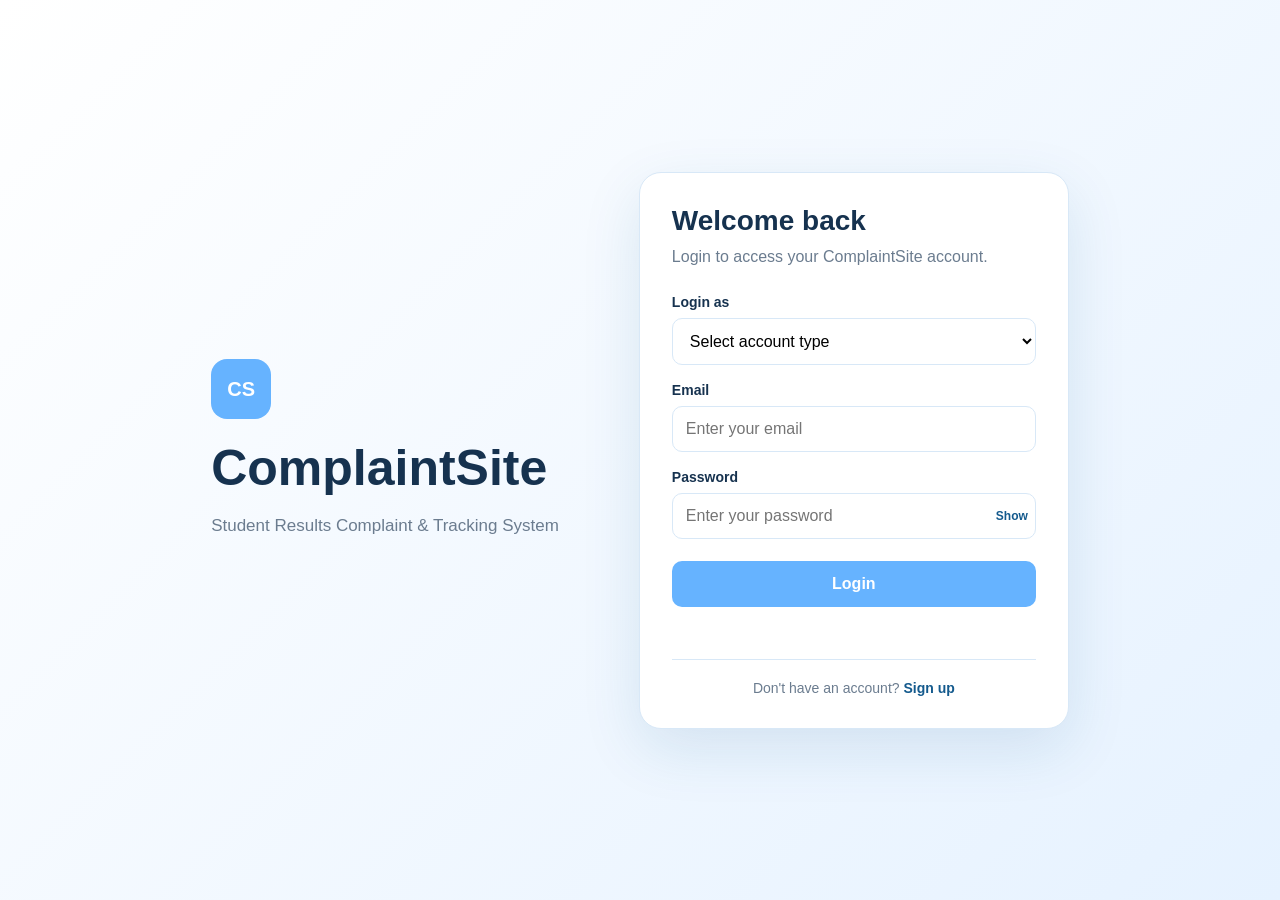
<file: index.html>
<!doctype html>
<html lang="en">
  <head>
    <meta charset="UTF-8" />
    <meta name="viewport" content="width=device-width, initial-scale=1.0" />

    <title>Login | ComplaintSite</title>

    <link rel="stylesheet" href="style.css" />
  </head>

  <body>
    <main class="auth-page">
      <!-- LEFT SIDE -->
      <section class="auth-intro">
        <div class="logo">CS</div>

        <h1>ComplaintSite</h1>

        <p>Student Results Complaint & Tracking System</p>
      </section>

      <!-- LOGIN CARD -->
      <section class="auth-card">
        <div class="form-heading">
          <h2>Welcome back</h2>

          <p>Login to access your ComplaintSite account.</p>
        </div>

        <form id="loginForm">
          <!-- ROLE -->
          <label for="loginRole"> Login as </label>

          <select id="loginRole" required>
            <option value="">Select account type</option>

            <option value="student">Student</option>

            <option value="administrator">Administrator</option>
          </select>

          <!-- EMAIL -->
          <label for="loginEmail"> Email </label>

          <input
            type="email"
            id="loginEmail"
            placeholder="Enter your email"
            required
          />

          <!-- PASSWORD -->
          <label for="loginPassword"> Password </label>

          <div class="password-container">
            <input
              type="password"
              id="loginPassword"
              placeholder="Enter your password"
              required
            />

            <button
              type="button"
              class="show-password"
              data-target="loginPassword"
            >
              Show
            </button>
          </div>

          <button type="submit" class="primary-btn">Login</button>

          <p id="loginMessage" class="message"></p>
        </form>

        <!-- SIGN UP LINK -->
        <div class="signup-link">
          <p>
            Don't have an account?
            <a href="signup.html"> Sign up </a>
          </p>
        </div>
      </section>
    </main>

    <script src="script.js"></script>
  </body>
</html>
</file>
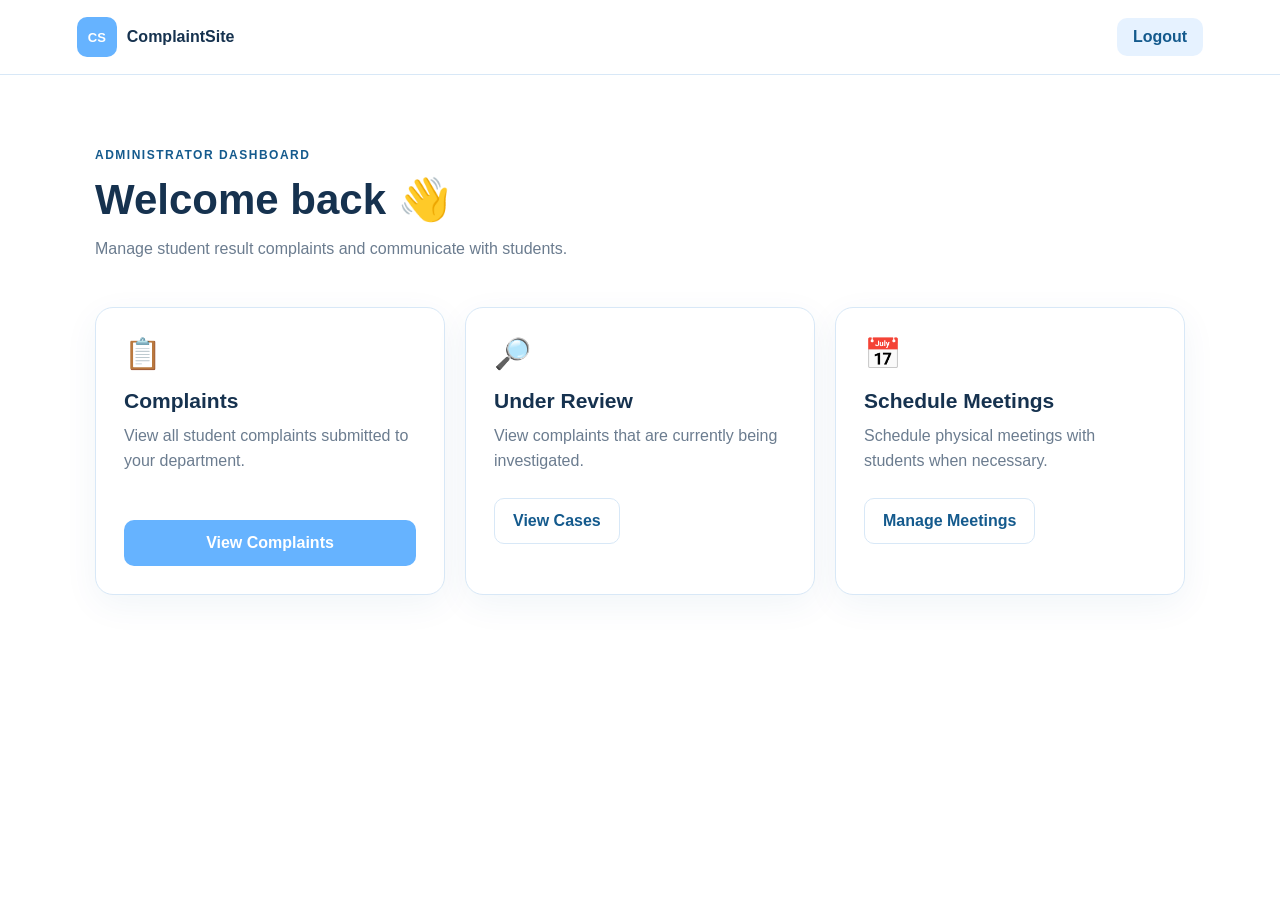
<file: admin.html>
<!doctype html>
<html lang="en">
  <head>
    <meta charset="UTF-8" />

    <meta name="viewport" content="width=device-width, initial-scale=1.0" />

    <title>Administrator Dashboard | ComplaintSite</title>

    <link rel="stylesheet" href="style.css" />
  </head>

  <body>
    <nav class="navbar">
      <div class="nav-brand">
        <div class="logo small">CS</div>

        <span> ComplaintSite </span>
      </div>

      <button id="logoutBtn" class="logout-btn">Logout</button>
    </nav>

    <main class="dashboard">
      <section class="dashboard-welcome">
        <span class="eyebrow"> ADMINISTRATOR DASHBOARD </span>

        <h1>Welcome back 👋</h1>

        <p>Manage student result complaints and communicate with students.</p>
      </section>

      <section class="dashboard-grid">
        <!-- COMPLAINTS -->

        <div class="dashboard-card">
          <div class="dashboard-icon">📋</div>

          <h2>Complaints</h2>

          <p>View all student complaints submitted to your department.</p>

          <button class="primary-btn"  onclick="window.location.href='hod-dashboard.html'">View Complaints</button>
        </div>

        <!-- UNDER REVIEW -->

        <div class="dashboard-card">
          <div class="dashboard-icon">🔎</div>

          <h2>Under Review</h2>

          <p>View complaints that are currently being investigated.</p>

          <button class="secondary-btn" onclick="window.location.href='forms(moise).html#track'">View Cases</button>
        </div>

        <!-- MEETINGS -->

        <div class="dashboard-card">
          <div class="dashboard-icon">📅</div>

          <h2>Schedule Meetings</h2>

          <p>Schedule physical meetings with students when necessary.</p>

          <button class="secondary-btn">Manage Meetings</button>
        </div>
      </section>
    </main>

    <script src="script.js"></script>
  </body>
</html>
</file>
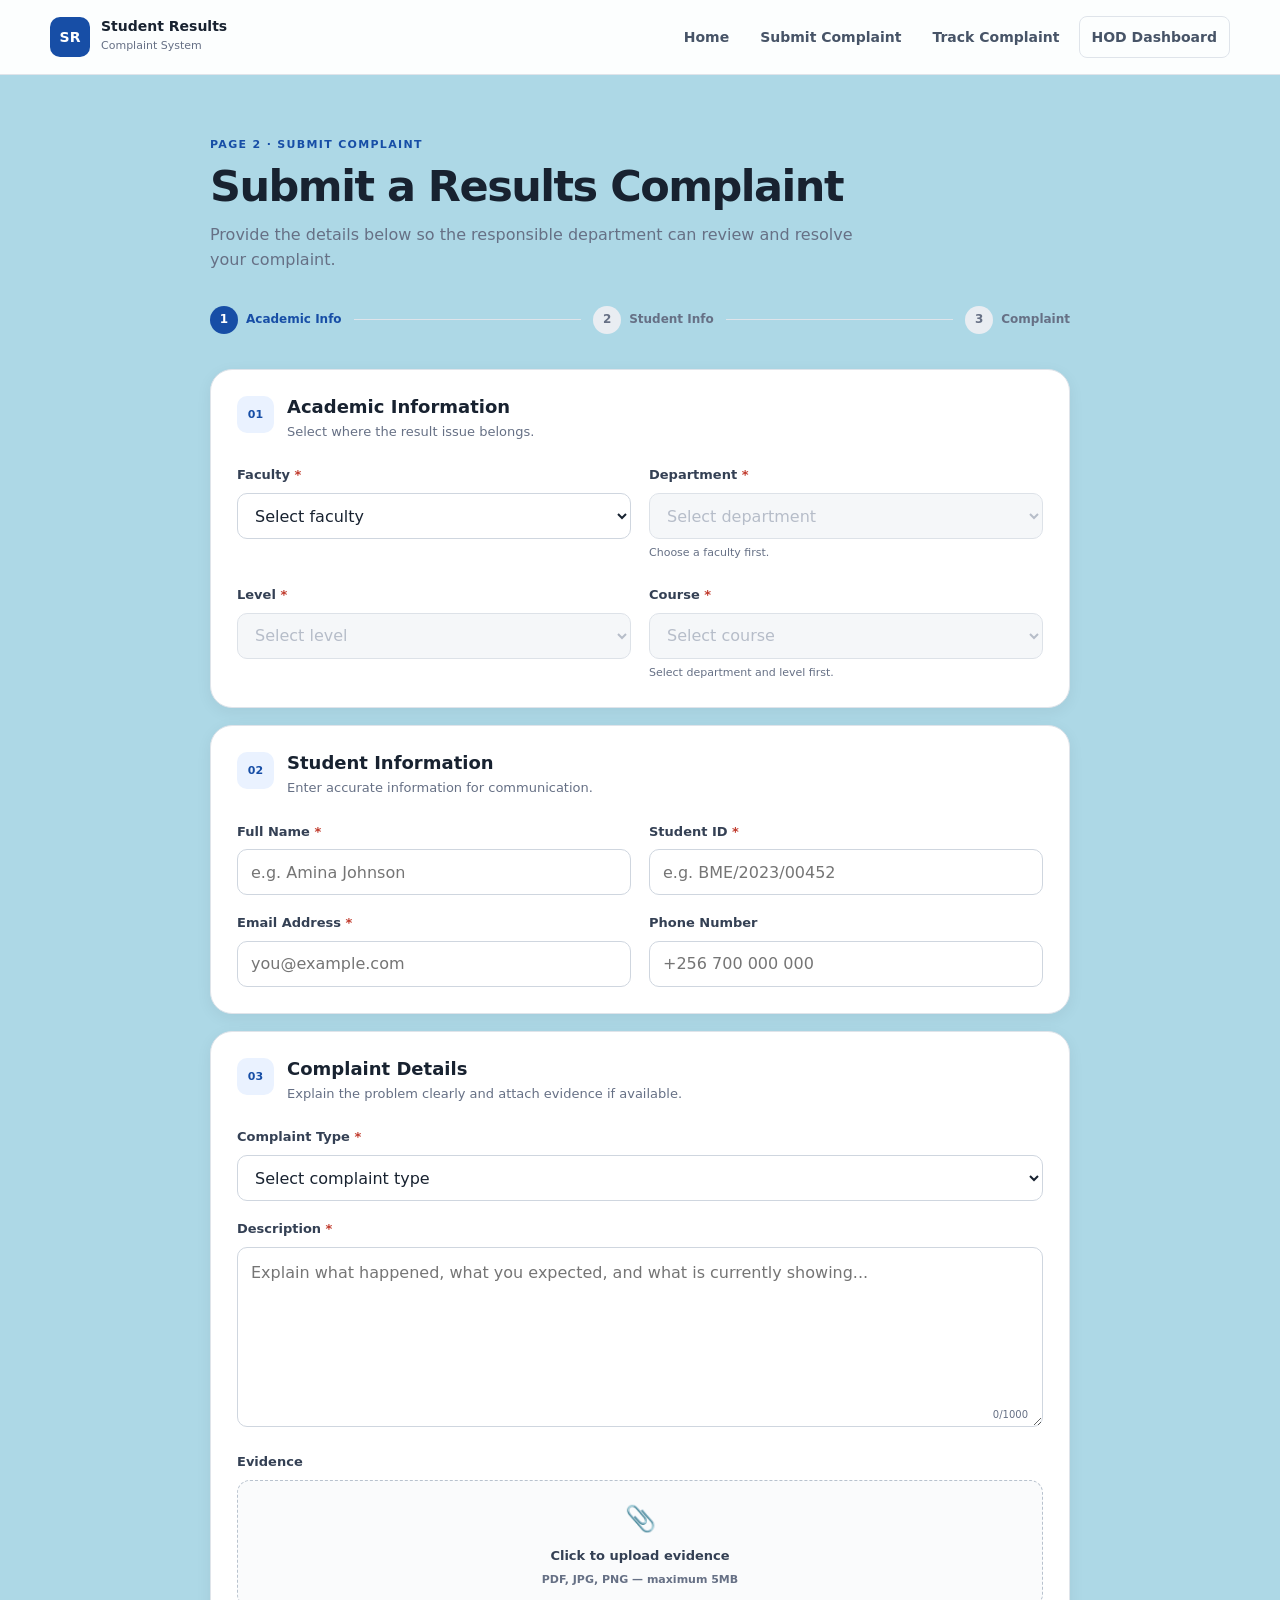
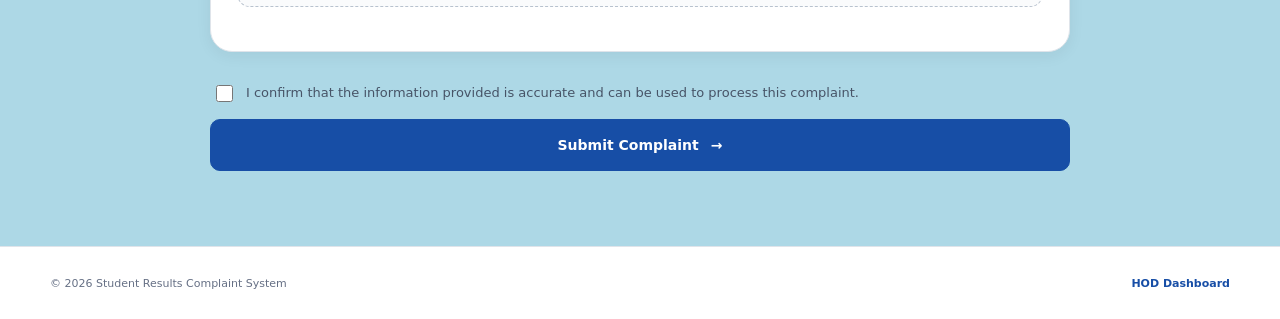
<file: forms(moise).html>
<!DOCTYPE html>
<html lang="en">
<head>
    <meta charset="UTF-8">
    <meta name="viewport" content="width=device-width, initial-scale=1.0">

   
    <title>Student Results Complaint System</title>
    <link rel="stylesheet" href="complaints.css">
</head>

<body>

   
    <header class="site-header">
        <div class="container header-inner">

            <a href="index.html" class="brand" aria-label="Go to landing page">
                <span class="brand-mark">SR</span>
                <span>
                    <strong>Student Results</strong>
                    <small>Complaint System</small>
                </span>
            </a>

            <nav class="main-nav" aria-label="Main navigation">
                <a href="index.html">Home</a>
                <a href="#submit" data-view-link="submit">Submit Complaint</a>
                <a href="#track" data-view-link="track">Track Complaint</a>

                <!-- Page 5 connection -->
                <a href="hod-dashboard.html" class="hod-link">HOD Dashboard</a>
            </nav>

            <button class="mobile-menu-btn" id="mobileMenuBtn" type="button"
                    aria-label="Open navigation" aria-expanded="false">
                ☰
            </button>
        </div>

        <div class="mobile-nav" id="mobileNav">
            <a href="index.html">Home</a>
            <a href="#submit" data-view-link="submit">Submit Complaint</a>
            <a href="#track" data-view-link="track">Track Complaint</a>
            <a href="hod-dashboard.html">HOD Dashboard</a>
        </div>
    </header>


    <main>

       <!-- form -->
        <section id="submitView" class="view active-view" aria-labelledby="submitTitle">
            <div class="container narrow-container">

                <div class="page-heading">
                    <span class="step-label">PAGE 2 · SUBMIT COMPLAINT</span>
                    <h1 id="submitTitle">Submit a Results Complaint</h1>
                    <p>
                        Provide the details below so the responsible department
                        can review and resolve your complaint.
                    </p>
                </div>

                <form id="complaintForm" class="complaint-form">

                    <!-- Progress indicator -->
                    <div class="form-progress">
                        <div class="progress-step active">
                            <span>1</span>
                            <small>Academic Info</small>
                        </div>
                        <div class="progress-line"></div>
                        <div class="progress-step">
                            <span>2</span>
                            <small>Student Info</small>
                        </div>
                        <div class="progress-line"></div>
                        <div class="progress-step">
                            <span>3</span>
                            <small>Complaint</small>
                        </div>
                    </div>

                    
                    <div class="form-card">
                        <div class="section-title">
                            <span class="section-icon">01</span>
                            <div>
                                <h2>Academic Information</h2>
                                <p>Select where the result issue belongs.</p>
                            </div>
                        </div>

                        <div class="form-grid">

                            <div class="form-group">
                                <label for="faculty">Faculty <span>*</span></label>
                                <select id="faculty" name="faculty" required>
                                    <option value="">Select faculty</option>
                                    <option value="Faculty of Engineering">Faculty of Engineering</option>
                                    <option value="Faculty of Science">Faculty of Science</option>
                                    <option value="Faculty of Medicine">Faculty of Medicine</option>
                                    <option value="Faculty of Business">Faculty of Business</option>
                                </select>
                                <small class="field-error" id="facultyError"></small>
                            </div>

                            <div class="form-group">
                                <label for="department">Department <span>*</span></label>
                                <select id="department" name="department" required disabled>
                                    <option value="">Select department</option>
                                </select>
                                <small class="field-hint">Choose a faculty first.</small>
                                <small class="field-error" id="departmentError"></small>
                            </div>

                            <div class="form-group">
                                <label for="level">Level <span>*</span></label>
                                <select id="level" name="level" required disabled>
                                    <option value="">Select level</option>
                                    <option value="100">100 Level</option>
                                    <option value="200">200 Level</option>
                                    <option value="300">300 Level</option>
                                    <option value="400">400 Level</option>
                                    <option value="500">500 Level</option>
                                </select>
                            </div>

                            <div class="form-group">
                                <label for="course">Course <span>*</span></label>
                                <select id="course" name="course" required disabled>
                                    <option value="">Select course</option>
                                </select>
                                <small class="field-hint">Select department and level first.</small>
                            </div>

                        </div>
                    </div>


                   <!-- this is students informations -->
                    <div class="form-card">
                        <div class="section-title">
                            <span class="section-icon">02</span>
                            <div>
                                <h2>Student Information</h2>
                                <p>Enter accurate information for communication.</p>
                            </div>
                        </div>

                        <div class="form-grid">

                            <div class="form-group">
                                <label for="studentName">Full Name <span>*</span></label>
                                <input type="text" id="studentName" name="studentName"
                                       placeholder="e.g. Amina Johnson" required>
                            </div>

                            <div class="form-group">
                                <label for="studentId">Student ID <span>*</span></label>
                                <input type="text" id="studentId" name="studentId"
                                       placeholder="e.g. BME/2023/00452" required>
                            </div>

                            <div class="form-group">
                                <label for="email">Email Address <span>*</span></label>
                                <input type="email" id="email" name="email"
                                       placeholder="you@example.com" required>
                            </div>

                            <div class="form-group">
                                <label for="phone">Phone Number</label>
                                <input type="tel" id="phone" name="phone"
                                       placeholder="+256 700 000 000">
                            </div>

                        </div>
                    </div>


                    <!-- this is Details for complaints -->
                    <div class="form-card">
                        <div class="section-title">
                            <span class="section-icon">03</span>
                            <div>
                                <h2>Complaint Details</h2>
                                <p>Explain the problem clearly and attach evidence if available.</p>
                            </div>
                        </div>

                        <div class="form-group">
                            <label for="complaintType">Complaint Type <span>*</span></label>
                            <select id="complaintType" name="complaintType" required>
                                <option value="">Select complaint type</option>
                                <option value="Missing Result">Missing Result</option>
                                <option value="Wrong Mark">Wrong Mark</option>
                                <option value="Wrong Grade">Wrong Grade</option>
                                <option value="Missing Course">Missing Course</option>
                                <option value="Result Not Updated">Result Not Updated</option>
                                <option value="Exam / Assessment Issue">Exam / Assessment Issue</option>
                                <option value="Other">Other</option>
                            </select>
                        </div>

                        <div class="form-group">
                            <label for="description">Description <span>*</span></label>
                            <textarea id="description" name="description" rows="6"
                                      maxlength="1000"
                                      placeholder="Explain what happened, what you expected, and what is currently showing..."
                                      required></textarea>

                            <div class="character-count">
                                <span id="descriptionCount">0</span>/1000
                            </div>
                        </div>

                        <div class="form-group">
                            <label for="evidence">Evidence</label>

                            <label class="upload-box" for="evidence">
                                <span class="upload-icon">📎</span>
                                <strong>Click to upload evidence</strong>
                                <small>PDF, JPG, PNG — maximum 5MB</small>
                                <input type="file" id="evidence" name="evidence"
                                       accept=".pdf,.jpg,.jpeg,.png">
                            </label>

                            <div id="filePreview" class="file-preview hidden"></div>
                        </div>
                    </div>


                   <!-- This is CheckBox for information -->
                    <div class="confirmation-check">
                        <label>
                            <input type="checkbox" id="confirmInfo" required>
                            <span>
                                I confirm that the information provided is accurate
                                and can be used to process this complaint.
                            </span>
                        </label>
                    </div>


                    <!-- Form error message -->
                    <div id="formMessage" class="form-message hidden" role="alert"></div>


                    <!-- Submit -->
                    <button type="submit" class="primary-btn submit-btn" id="submitBtn">
                        <span>Submit Complaint</span>
                        <span>→</span>
                    </button>

                </form>
            </div>
        </section>


        <!-- this is page 2, confirmations -->
        <section id="confirmationView" class="view" aria-labelledby="confirmationTitle">
            <div class="container narrow-container">

                <div class="confirmation-card">

                    <div class="success-icon">✓</div>

                    <span class="step-label">PAGE 3 · CONFIRMATION</span>

                    <h1 id="confirmationTitle">Complaint Successfully Submitted!</h1>

                    <p class="confirmation-text">
                        Your complaint has been received and sent to the
                        responsible department for review.
                    </p>

                    <div class="complaint-id-box">
                        <span>Your Complaint ID</span>
                        <strong id="generatedComplaintId">BME-2026-00452</strong>
                        <button type="button" id="copyComplaintId" class="copy-btn">
                            Copy ID
                        </button>
                    </div>

                    <div class="keep-id-notice">
                        <span>🔐</span>
                        <p>
                            <strong>Keep this ID safe.</strong><br>
                            You will need it to track your complaint.
                        </p>
                    </div>

                    <div class="confirmation-status">
                        <span class="status-dot status-submitted"></span>
                        <div>
                            <strong>Submitted</strong>
                            <small>Waiting for department review</small>
                        </div>
                    </div>

                    <div class="confirmation-actions">
                        <button type="button" class="primary-btn"
                                data-view-link="track"
                                id="trackFromConfirmation">
                            Track Complaint →
                        </button>

                        <a href="index.html" class="secondary-btn">
                            Back to Home
                        </a>
                    </div>

                    <p class="notification-note">
                        A notification can be sent to your email when the complaint
                        status changes.
                    </p>

                </div>
            </div>
        </section>


        <!-- Tracking Page 4 -->
        <section id="trackView" class="view" aria-labelledby="trackTitle">
            <div class="container narrow-container">

                <div class="page-heading">
                    <span class="step-label">PAGE 4 · TRACK COMPLAINT</span>
                    <h1 id="trackTitle">Track Your Complaint</h1>
                    <p>
                        Enter your Complaint ID to see the latest progress.
                    </p>
                </div>

                <!-- Search form -->
                <form id="trackingForm" class="tracking-search">
                    <label for="trackingId">Complaint ID</label>

                    <div class="tracking-input-row">
                        <input type="text" id="trackingId" name="trackingId"
                               placeholder="e.g. BME-2026-00452"
                               autocomplete="off" required>

                        <button type="submit" class="primary-btn">
                            <span>Track</span>
                            <span>→</span>
                        </button>
                    </div>

                    <small>
                        Your Complaint ID was provided after you submitted the complaint.
                    </small>
                </form>

                <div id="trackingMessage" class="form-message hidden" role="alert"></div>


                <!-- Tracking result -->
                <div id="trackingResult" class="tracking-result hidden">

                    <div class="tracking-header">
                        <div>
                            <span>Complaint</span>
                            <h2>#<span id="resultComplaintId">BME-2026-00452</span></h2>
                        </div>

                        <span id="resultStatusBadge" class="status-badge under-review">
                            Under Review
                        </span>
                    </div>

                    <div class="details-grid">

                        <div class="detail-item">
                            <span>Course</span>
                            <strong id="resultCourse">Biomedical Instrumentation</strong>
                        </div>

                        <div class="detail-item">
                            <span>Department</span>
                            <strong id="resultDepartment">Biomedical Engineering</strong>
                        </div>

                        <div class="detail-item">
                            <span>Faculty</span>
                            <strong id="resultFaculty">Faculty of Engineering</strong>
                        </div>

                        <div class="detail-item">
                            <span>Complaint Type</span>
                            <strong id="resultComplaintType">Wrong Mark</strong>
                        </div>

                    </div>


                    <!-- Estados -->
                    <div class="current-status">
                        <div>
                            <span class="status-label">Current Status</span>
                            <h3 id="resultStatus">Under Review 🟠</h3>
                        </div>

                        <p id="resultUpdatedAt">
                            Last updated: Today
                        </p>
                    </div>


                    <!-- Timeline -->
                    <div class="timeline-section">
                        <h3>Complaint Timeline</h3>

                        <div class="timeline" id="complaintTimeline">

                            <div class="timeline-item completed">
                                <div class="timeline-marker">✓</div>
                                <div>
                                    <strong>Complaint Submitted</strong>
                                    <span id="timelineSubmitted">
                                        Your complaint was successfully received.
                                    </span>
                                </div>
                            </div>

                            <div class="timeline-item active">
                                <div class="timeline-marker">•</div>
                                <div>
                                    <strong>Under Review</strong>
                                    <span>
                                        The responsible department is reviewing your complaint.
                                    </span>
                                </div>
                            </div>

                            <div class="timeline-item">
                                <div class="timeline-marker">3</div>
                                <div>
                                    <strong>Resolution</strong>
                                    <span>Waiting for the complaint to be resolved.</span>
                                </div>
                            </div>

                        </div>
                    </div>


                    <!-- Privacy note -->
                    <div class="privacy-note">
                        <span>🔒</span>
                        <p>
                            For privacy, personal information and uploaded evidence
                            are not displayed on the public tracking page.
                        </p>
                    </div>

                </div>

                <div class="back-home">
                    <a href="index.html">← Back to Home</a>
                </div>

            </div>
        </section>

    </main>


   <!-- Footers -->
    <footer class="site-footer">
        <div class="container footer-inner">
            <p>© 2026 Student Results Complaint System</p>

            <!-- Page 5 connection -->
            <a href="hod-dashboard.html">HOD Dashboard</a>
        </div>
    </footer>


    <!-- all JS for Pages 2–4 -->
    <script src="complaints.js"></script>
</body>
</html>
</file>
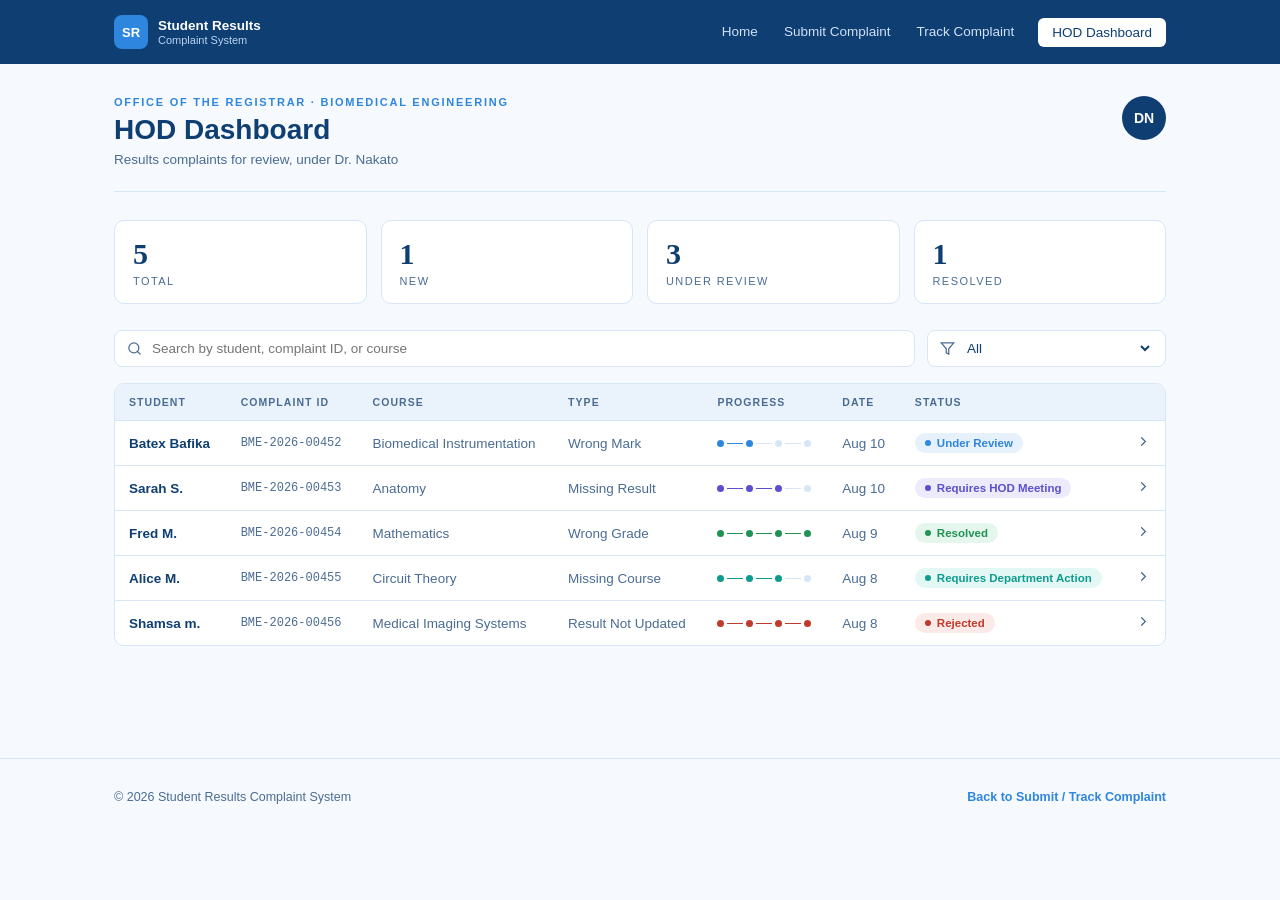
<file: hod-dashboard.html>
<!DOCTYPE html>
<html lang="en">
<head>
<meta charset="UTF-8">
<meta name="viewport" content="width=device-width, initial-scale=1.0">
<title>HOD Dashboard — Student Results Complaint System</title>
<style>
  :root{
    --ink:#0F3E73;
    --ink-soft:#4A6C93;
    --accent:#2E86DE;
    --light:#EAF3FC;
    --paper:#F6F9FD;
    --line:#D7E6F7;
    --white:#FFFFFF;

    --c-review:#2E86DE;    --c-review-bg:#E7F1FC;
    --c-meeting:#5B4FCF;   --c-meeting-bg:#EDEBFB;
    --c-dept:#0E9C8F;      --c-dept-bg:#E3F7F4;
    --c-resolved:#1F9254;  --c-resolved-bg:#E5F6EC;
    --c-rejected:#C0392B;  --c-rejected-bg:#FBEAE8;
  }

  *{box-sizing:border-box;}
  body{
    margin:0;
    background:var(--paper);
    font-family:'Helvetica Neue', Arial, sans-serif;
    color:var(--ink);
  }
  .serif{ font-family: Georgia, 'Times New Roman', serif; }

  .wrap{ max-width:1100px; margin:0 auto; padding:32px 24px 64px; }


  header.page-head{
    display:flex; align-items:flex-start; justify-content:space-between;
    padding-bottom:24px; margin-bottom:28px; border-bottom:1px solid var(--line);
  }
  .eyebrow{
    font-size:11px; letter-spacing:.16em; text-transform:uppercase;
    color:var(--accent); font-weight:600; margin-bottom:6px;
  }
  h1{ font-size:28px; margin:0; color:var(--ink); font-weight:700; }
  .subtext{ font-size:13.5px; color:var(--ink-soft); margin-top:6px; }
  .avatar{
    width:44px; height:44px; border-radius:50%;
    background:var(--ink); color:var(--white);
    display:flex; align-items:center; justify-content:center;
    font-weight:600; font-size:14px; flex-shrink:0;
  }


  .stats{ display:grid; grid-template-columns:repeat(4,1fr); gap:14px; margin-bottom:26px; }
  .stat-card{
    background:var(--white); border:1px solid var(--line); border-radius:10px;
    padding:16px 18px;
  }
  .stat-value{ font-size:30px; font-weight:700; color:var(--ink); font-family:Georgia,serif; }
  .stat-label{ font-size:11px; letter-spacing:.13em; text-transform:uppercase; color:var(--ink-soft); margin-top:4px; }


  .controls{ display:flex; gap:12px; margin-bottom:16px; }
  .search-box, .filter-box{
    background:var(--white); border:1px solid var(--line); border-radius:8px;
    display:flex; align-items:center; gap:8px; padding:9px 12px;
  }
  .search-box{ flex:1; }
  .search-box input{
    border:none; outline:none; width:100%; font-size:13.5px; background:transparent; color:var(--ink);
  }
  .filter-box select{
    border:none; outline:none; font-size:13.5px; background:transparent; color:var(--ink);
  }
  .icon{ width:15px; height:15px; stroke:var(--ink-soft); flex-shrink:0; }


  .table-card{
    background:var(--white); border:1px solid var(--line); border-radius:10px; overflow:hidden;
  }
  table{ width:100%; border-collapse:collapse; font-size:13.5px; }
  thead tr{ background:var(--light); border-bottom:1px solid var(--line); }
  th{
    text-align:left; padding:12px 14px; font-weight:600;
    font-size:10.5px; letter-spacing:.1em; text-transform:uppercase; color:var(--ink-soft);
  }
  tbody tr{ border-bottom:1px solid var(--line); cursor:pointer; transition:background .12s; }
  tbody tr:last-child{ border-bottom:none; }
  tbody tr:hover{ background:var(--light); }
  td{ padding:12px 14px; color:var(--ink-soft); vertical-align:middle; }
  td.student{ color:var(--ink); font-weight:600; }
  td.mono{ font-family:'Courier New', monospace; font-size:12px; }
  td.chev{ text-align:right; }
  .empty-row td{ text-align:center; padding:40px; color:var(--ink-soft); }


  .rail{ display:flex; align-items:center; gap:3px; }
  .rail .dot{ width:7px; height:7px; border-radius:50%; background:var(--line); flex-shrink:0; }
  .rail .seg{ width:16px; height:1px; background:var(--line); flex-shrink:0; }


  .pill{
    display:inline-flex; align-items:center; gap:6px; padding:4px 10px;
    border-radius:999px; font-size:11.5px; font-weight:600; white-space:nowrap;
  }
  .pill .dot{ width:6px; height:6px; border-radius:50%; }


  .overlay{
    position:fixed; inset:0; background:rgba(15,62,115,.45);
    display:none; align-items:center; justify-content:center; padding:20px; z-index:50;
  }
  .overlay.open{ display:flex; }
  .modal{
    background:var(--white); border-radius:12px; width:100%; max-width:640px;
    max-height:88vh; overflow-y:auto;
  }
  .modal-head{
    display:flex; align-items:flex-start; justify-content:space-between;
    padding:20px 24px; border-bottom:1px solid var(--line);
    position:sticky; top:0; background:var(--white); z-index:2;
  }
  .modal-head h2{ font-size:20px; margin:4px 0 0; font-family:Georgia,serif; color:var(--ink); }
  .close-btn{
    border:none; background:none; cursor:pointer; padding:6px; border-radius:6px; color:var(--ink-soft);
  }
  .close-btn:hover{ background:var(--light); }
  .modal-body{ padding:20px 24px 26px; display:flex; flex-direction:column; gap:22px; }

  .field-grid{ display:grid; grid-template-columns:1fr 1fr; gap:14px 24px; font-size:13.5px; }
  .field-label{ font-size:10.5px; letter-spacing:.1em; text-transform:uppercase; color:var(--ink-soft); margin-bottom:2px;}
  .field-value{ color:var(--ink); font-weight:500; }

  .section-label{ font-size:10.5px; letter-spacing:.1em; text-transform:uppercase; color:var(--ink-soft); margin-bottom:8px; }
  .complaint-type{ color:var(--accent); font-weight:600; font-size:12px; text-transform:uppercase; letter-spacing:.05em; margin-bottom:6px;}
  .complaint-desc{ font-size:14px; line-height:1.6; color:var(--ink); }

  .evidence-list{ display:flex; flex-wrap:wrap; gap:8px; }
  .evidence-chip{
    display:flex; align-items:center; gap:6px; border:1px solid var(--line);
    border-radius:6px; padding:6px 10px; font-size:12px; color:var(--ink-soft);
  }


  .timeline-row{ display:flex; gap:12px; }
  .tl-marker{ display:flex; flex-direction:column; align-items:center; }
  .tl-dot{ width:11px; height:11px; border-radius:50%; margin-top:2px; }
  .tl-line{ width:1px; flex:1; background:var(--line); min-height:22px; margin-top:2px; }
  .tl-content{ padding-bottom:16px; }
  .tl-status{ font-size:13.5px; font-weight:600; color:var(--ink); }
  .tl-meta{ font-size:11.5px; color:var(--ink-soft); margin-top:1px; }


  .appointment-banner{
    display:flex; gap:10px; align-items:flex-start;
    background:var(--c-meeting-bg); border:1px solid #D6D1F5; border-radius:8px; padding:12px 14px;
  }
  .appointment-banner .title{ font-weight:600; color:#3B2E8C; font-size:13.5px; }
  .appointment-meta{ display:flex; gap:14px; margin-top:4px; font-size:11.5px; color:#4A3D9E; }
  .appointment-meta span{ display:flex; align-items:center; gap:4px; }


  .status-options{ display:flex; flex-wrap:wrap; gap:8px; }
  .status-btn{
    border-radius:999px; padding:7px 13px; font-size:12px; font-weight:600;
    cursor:pointer; background:var(--white); transition:all .12s;
  }


  .scheduler{
    margin-top:14px; border:1px solid var(--line); border-radius:8px; padding:14px; background:var(--light);
  }
  .scheduler-note{ display:flex; align-items:center; gap:6px; font-size:13px; color:var(--ink); margin-bottom:10px; }
  .slot-grid{ display:grid; grid-template-columns:1fr 1fr; gap:16px; }
  .slot-day{ font-size:12px; font-weight:700; color:var(--ink); margin-bottom:6px; }
  .slot-btn{
    display:block; width:100%; text-align:left; font-size:12px; padding:7px 10px;
    border-radius:6px; border:1px solid var(--line); background:var(--white); color:var(--ink-soft);
    cursor:pointer; margin-bottom:6px;
  }
  .slot-btn.chosen{ border-color:var(--c-meeting); background:var(--c-meeting-bg); color:var(--c-meeting); font-weight:600; }

  .confirm-btn{
    margin-top:14px; width:100%; padding:11px; border:none; border-radius:8px;
    background:var(--ink); color:var(--white); font-size:13.5px; font-weight:600;
    cursor:pointer; display:flex; align-items:center; justify-content:center; gap:6px;
  }
  .confirm-btn:disabled{ opacity:.4; cursor:not-allowed; }

  @media(max-width:640px){
    .stats{ grid-template-columns:repeat(2,1fr); }
    .field-grid{ grid-template-columns:1fr; }
    table{ display:block; overflow-x:auto; }
  }


  .container{ max-width:1100px; margin:0 auto; padding:0 24px; }

  .site-header{ background:var(--ink); }
  .header-inner{
    display:flex; align-items:center; justify-content:space-between;
    height:64px;
  }
  .brand{ display:flex; align-items:center; gap:10px; text-decoration:none; color:#fff; }
  .brand-mark{
    width:34px; height:34px; border-radius:8px; background:var(--accent);
    color:#fff; display:flex; align-items:center; justify-content:center;
    font-weight:700; font-size:13px; flex-shrink:0;
  }
  .brand strong{ display:block; font-size:13.5px; line-height:1.2; }
  .brand small{ display:block; font-size:11px; color:#B9D4F2; font-weight:400; }

  .main-nav{ display:flex; align-items:center; gap:22px; }
  .main-nav a{
    color:#CFE1F7; text-decoration:none; font-size:13.5px; font-weight:500;
    padding:6px 2px; border-bottom:2px solid transparent; transition:color .12s, border-color .12s;
  }
  .main-nav a:hover{ color:#fff; }
  .main-nav a.hod-link{
    color:#fff; background:var(--accent); padding:7px 14px; border-radius:6px; border-bottom:none;
  }
  .main-nav a.hod-link.current{ background:#fff; color:var(--ink); }

  .mobile-menu-btn{
    display:none; background:none; border:none; color:#fff; font-size:20px; cursor:pointer;
  }
  .mobile-nav{ display:none; }

  .site-footer{ margin-top:48px; border-top:1px solid var(--line); }
  .footer-inner{
    display:flex; align-items:center; justify-content:space-between;
    padding:18px 24px; font-size:12.5px; color:var(--ink-soft);
  }
  .footer-inner a{ color:var(--accent); text-decoration:none; font-weight:600; }
  .footer-inner a:hover{ text-decoration:underline; }

  @media(max-width:640px){
    .main-nav{ display:none; }
    .mobile-menu-btn{ display:block; }
    .mobile-nav.open{
      display:flex; flex-direction:column; gap:2px; background:var(--ink); padding:8px 24px 14px;
    }
    .mobile-nav a{ color:#CFE1F7; text-decoration:none; font-size:13.5px; padding:8px 0; }
    .mobile-nav a.hod-link{ color:#fff; font-weight:600; }
    .footer-inner{ flex-direction:column; gap:6px; text-align:center; }
  }
</style>
</head>
<body>

<header class="site-header">
  <div class="container header-inner">
    <a href="index.html" class="brand" aria-label="Go to landing page">
      <span class="brand-mark">SR</span>
      <span>
        <strong>Student Results</strong>
        <small>Complaint System</small>
      </span>
    </a>

    <nav class="main-nav" aria-label="Main navigation">
      <a href="student.html">Home</a>
      <a href="forms(moise).html#submit">Submit Complaint</a>
      <a href="forms(moise).html#track">Track Complaint</a>
      <a href="hod-dashboard.html" class="hod-link current">HOD Dashboard</a>
    </nav>

    <button class="mobile-menu-btn" id="mobileMenuBtn" type="button"
            aria-label="Open navigation" aria-expanded="false">
      &#9776;
    </button>
  </div>

  <div class="mobile-nav" id="mobileNav">
    <a href="index.html">Home</a>
    <a href="complaints.html#submit">Submit Complaint</a>
    <a href="complaints.html#track">Track Complaint</a>
    <a href="hod-dashboard.html" class="hod-link">HOD Dashboard</a>
  </div>
</header>

<div class="wrap">
  <header class="page-head">
    <div>
      <div class="eyebrow">Office of the Registrar &middot; Biomedical Engineering</div>
      <h1>HOD Dashboard</h1>
      <div class="subtext">Results complaints for review, under Dr. Nakato</div>
    </div>
    <div class="avatar">DN</div>
  </header>

  <div class="stats" id="stats"></div>

  <div class="controls">
    <div class="search-box">
      <svg class="icon" viewBox="0 0 24 24" fill="none" stroke-width="2" stroke-linecap="round"><circle cx="11" cy="11" r="8"/><path d="m21 21-4.3-4.3"/></svg>
      <input id="searchInput" type="text" placeholder="Search by student, complaint ID, or course">
    </div>
    <div class="filter-box">
      <svg class="icon" viewBox="0 0 24 24" fill="none" stroke-width="2" stroke-linecap="round"><polygon points="22 3 2 3 10 12.46 10 19 14 21 14 12.46 22 3"/></svg>
      <select id="filterSelect"></select>
    </div>
  </div>

  <div class="table-card">
    <table>
      <thead>
        <tr>
          <th>Student</th><th>Complaint ID</th><th>Course</th><th>Type</th>
          <th>Progress</th><th>Date</th><th>Status</th><th></th>
        </tr>
      </thead>
      <tbody id="tableBody"></tbody>
    </table>
  </div>
</div>

<footer class="site-footer">
  <div class="container footer-inner">
    <p>&copy; 2026 Student Results Complaint System</p>
    <a href="forms(moise).html">Back to Submit / Track Complaint</a>
  </div>
</footer>

<div class="overlay" id="overlay">
  <div class="modal" id="modal"></div>
</div>

<script>
const STAGES = ["Submitted", "Under Review", "Awaiting HOD", "Resolved"];

const STATUS_META = {
  "Under Review":               { color:"var(--c-review)",   bg:"var(--c-review-bg)",   stage:1 },
  "Requires HOD Meeting":       { color:"var(--c-meeting)",  bg:"var(--c-meeting-bg)",  stage:2 },
  "Requires Department Action": { color:"var(--c-dept)",     bg:"var(--c-dept-bg)",     stage:2 },
  "Resolved":                   { color:"var(--c-resolved)", bg:"var(--c-resolved-bg)", stage:3 },
  "Rejected":                   { color:"var(--c-rejected)", bg:"var(--c-rejected-bg)", stage:3 },
};

const SLOTS = {
  "Monday": ["10:00 AM", "10:30 AM", "11:00 AM"],
  "Tuesday": ["2:00 PM", "2:30 PM", "3:00 PM"],
};

let complaints = [
  {
    id:"BME-2026-00452", student:"Batex Bafika", studentId:"BME/2023/00452",
    email:"batex.bafika@uni.ac.ug", phone:"+256 700 112 233",
    faculty:"Faculty of Engineering", department:"Biomedical Engineering", level:"300 Level",
    course:"Biomedical Instrumentation", type:"Wrong Mark", date:"Aug 10",
    status:"Under Review",
    description:"The mark displayed on the student portal (58) is different from the mark recorded on the physical examination result sheet handed back in class (68). Requesting a re-check against the marked script.",
    evidence:["result_sheet.pdf","portal_screenshot.png"],
    history:[
      {status:"Submitted", time:"10 Aug, 10:32 AM", by:"System"},
      {status:"Under Review", time:"10 Aug, 11:15 AM", by:"Dr. Nakato"},
    ],
    appointment:null,
  },
  {
    id:"BME-2026-00453", student:"Sarah S.", studentId:"BME/2023/00453",
    email:"sarah.s@uni.ac.ug", phone:"+256 700 445 566",
    faculty:"Faculty of Engineering", department:"Biomedical Engineering", level:"200 Level",
    course:"Anatomy", type:"Missing Result", date:"Aug 10",
    status:"Requires HOD Meeting",
    description:"No mark has appeared on the portal for the end-of-semester Anatomy practical, though the exam was sat and attendance was confirmed by the invigilator.",
    evidence:["attendance_slip.pdf"],
    history:[
      {status:"Submitted", time:"10 Aug, 09:02 AM", by:"System"},
      {status:"Under Review", time:"10 Aug, 09:40 AM", by:"Dr. Nakato"},
      {status:"Requires HOD Meeting", time:"10 Aug, 02:15 PM", by:"Dr. Nakato"},
    ],
    appointment:{ date:"12 Aug 2026", time:"10:30 AM", location:"HOD Office" },
  },
  {
    id:"BME-2026-00454", student:"Fred M.", studentId:"BME/2023/00454",
    email:"fred.m@uni.ac.ug", phone:"+256 700 778 899",
    faculty:"Faculty of Engineering", department:"Biomedical Engineering", level:"300 Level",
    course:"Mathematics", type:"Wrong Grade", date:"Aug 9",
    status:"Resolved",
    description:"Coursework mark of 74% was correctly recorded but the final letter grade shown was a C instead of a B. Requesting grade recalculation.",
    evidence:["coursework_breakdown.pdf"],
    history:[
      {status:"Submitted", time:"9 Aug, 08:10 AM", by:"System"},
      {status:"Under Review", time:"9 Aug, 09:00 AM", by:"Dr. Nakato"},
      {status:"Resolved", time:"9 Aug, 04:20 PM", by:"Dr. Nakato"},
    ],
    appointment:null,
  },
  {
    id:"BME-2026-00455", student:"Alice M.", studentId:"BME/2024/00455",
    email:"alice.m@uni.ac.ug", phone:"+256 700 990 011",
    faculty:"Faculty of Engineering", department:"Biomedical Engineering", level:"200 Level",
    course:"Circuit Theory", type:"Missing Course", date:"Aug 8",
    status:"Requires Department Action",
    description:"Circuit Theory does not appear at all on the transcript, despite having registered and completed all coursework and the final exam.",
    evidence:["registration_receipt.pdf","coursework_scores.png"],
    history:[
      {status:"Submitted", time:"8 Aug, 01:12 PM", by:"System"},
      {status:"Under Review", time:"8 Aug, 03:30 PM", by:"Dr. Nakato"},
      {status:"Requires Department Action", time:"9 Aug, 10:00 AM", by:"Dr. Nakato"},
    ],
    appointment:null,
  },
  {
    id:"BME-2026-00456", student:"Shamsa m.", studentId:"BME/2023/00456",
    email:"shamsa.m@uni.ac.ug", phone:"+256 700 223 344",
    faculty:"Faculty of Engineering", department:"Biomedical Engineering", level:"400 Level",
    course:"Medical Imaging Systems", type:"Result Not Updated", date:"Aug 8",
    status:"Rejected",
    description:"Believed a supplementary exam retake should have replaced the original failing mark on the transcript.",
    evidence:[],
    history:[
      {status:"Submitted", time:"8 Aug, 09:45 AM", by:"System"},
      {status:"Under Review", time:"8 Aug, 11:00 AM", by:"Dr. Nakato"},
      {status:"Rejected", time:"8 Aug, 05:40 PM", by:"Dr. Nakato"},
    ],
    appointment:null,
  },
];

let query = "";
let filterVal = "All";
let selectedId = null;
let pendingStatus = null;
let showScheduler = false;
let chosenSlot = null;

function esc(s){
  const d = document.createElement('div');
  d.textContent = s;
  return d.innerHTML;
}

function renderStats(){
  const total = complaints.length;
  const isNew = complaints.filter(c => c.status==="Under Review" && c.history.length<=2).length;
  const underReview = complaints.filter(c => ["Under Review","Requires HOD Meeting","Requires Department Action"].includes(c.status)).length;
  const resolved = complaints.filter(c => c.status==="Resolved").length;
  const items = [["Total",total],["New",isNew],["Under Review",underReview],["Resolved",resolved]];
  document.getElementById('stats').innerHTML = items.map(([label,val]) => `
    <div class="stat-card">
      <div class="stat-value">${val}</div>
      <div class="stat-label">${label}</div>
    </div>`).join('');
}

function renderFilterOptions(){
  const sel = document.getElementById('filterSelect');
  const opts = ["All", ...Object.keys(STATUS_META)];
  sel.innerHTML = opts.map(o => `<option value="${o}" ${o===filterVal?'selected':''}>${o}</option>`).join('');
}

function stageRail(status){
  const meta = STATUS_META[status];
  const activeStage = meta ? meta.stage : 0;
  let html = '';
  STAGES.forEach((s,i) => {
    const filled = i <= activeStage;
    const dotColor = filled ? (meta ? meta.color : 'var(--ink)') : 'var(--line)';
    html += `<span class="dot" style="background:${dotColor}"></span>`;
    if(i < STAGES.length-1){
      const segColor = i < activeStage ? (meta ? meta.color : 'var(--ink)') : 'var(--line)';
      html += `<span class="seg" style="background:${segColor}"></span>`;
    }
  });
  return `<div class="rail">${html}</div>`;
}

function statusPill(status){
  const meta = STATUS_META[status] || {color:'var(--ink)', bg:'#eee'};
  return `<span class="pill" style="color:${meta.color};background:${meta.bg}">
            <span class="dot" style="background:${meta.color}"></span>${status}
          </span>`;
}

function renderTable(){
  const q = query.trim().toLowerCase();
  const filtered = complaints.filter(c => {
    const matchesQuery = q==="" || c.student.toLowerCase().includes(q) || c.id.toLowerCase().includes(q) || c.course.toLowerCase().includes(q);
    const matchesFilter = filterVal==="All" || c.status===filterVal;
    return matchesQuery && matchesFilter;
  });

  const body = document.getElementById('tableBody');
  if(filtered.length===0){
    body.innerHTML = `<tr class="empty-row"><td colspan="8">No complaints match this search.</td></tr>`;
    return;
  }
  body.innerHTML = filtered.map(c => `
    <tr data-id="${c.id}">
      <td class="student">${esc(c.student)}</td>
      <td class="mono">${esc(c.id)}</td>
      <td>${esc(c.course)}</td>
      <td>${esc(c.type)}</td>
      <td>${stageRail(c.status)}</td>
      <td>${esc(c.date)}</td>
      <td>${statusPill(c.status)}</td>
      <td class="chev">
        <svg class="icon" viewBox="0 0 24 24" fill="none" stroke="var(--ink-soft)" stroke-width="2" stroke-linecap="round"><path d="m9 18 6-6-6-6"/></svg>
      </td>
    </tr>`).join('');

  body.querySelectorAll('tr[data-id]').forEach(row => {
    row.addEventListener('click', () => openComplaint(row.getAttribute('data-id')));
  });
}

function openComplaint(id){
  selectedId = id;
  pendingStatus = null;
  showScheduler = false;
  chosenSlot = null;
  renderModal();
  document.getElementById('overlay').classList.add('open');
}

function closeModal(){
  document.getElementById('overlay').classList.remove('open');
  selectedId = null;
}

function timelineHTML(history){
  return history.map((h,i) => {
    const meta = STATUS_META[h.status];
    const dotColor = meta ? meta.color : 'var(--ink)';
    const isLast = i === history.length-1;
    return `
      <div class="timeline-row">
        <div class="tl-marker">
          <div class="tl-dot" style="background:${dotColor}"></div>
          ${!isLast ? '<div class="tl-line"></div>' : ''}
        </div>
        <div class="tl-content">
          <div class="tl-status">${esc(h.status)}</div>
          <div class="tl-meta">${esc(h.time)} &middot; ${esc(h.by)}</div>
        </div>
      </div>`;
  }).join('');
}

function renderModal(){
  const c = complaints.find(x => x.id===selectedId);
  if(!c) return;
  const modal = document.getElementById('modal');

  const fields = [
    ["Student", c.student], ["Student ID", c.studentId],
    ["Faculty", c.faculty], ["Department", c.department],
    ["Level", c.level], ["Course", c.course],
  ];

  const evidenceHTML = c.evidence.length ? `
    <div>
      <div class="section-label">Evidence</div>
      <div class="evidence-list">
        ${c.evidence.map(f => `
          <div class="evidence-chip">
            <svg class="icon" viewBox="0 0 24 24" fill="none" stroke="var(--ink-soft)" stroke-width="2" stroke-linecap="round" style="width:13px;height:13px"><path d="M14 2H6a2 2 0 0 0-2 2v16a2 2 0 0 0 2 2h12a2 2 0 0 0 2-2V8z"/><path d="M14 2v6h6"/></svg>
            ${esc(f)}
          </div>`).join('')}
      </div>
    </div>` : '';

  const appointmentHTML = c.appointment ? `
    <div class="appointment-banner">
      <svg class="icon" viewBox="0 0 24 24" fill="none" stroke="var(--c-meeting)" stroke-width="2" stroke-linecap="round" style="width:16px;height:16px;margin-top:2px"><rect x="3" y="4" width="18" height="18" rx="2"/><path d="M16 2v4M8 2v4M3 10h18"/></svg>
      <div>
        <div class="title">HOD meeting scheduled</div>
        <div class="appointment-meta">
          <span>${esc(c.appointment.time)}, ${esc(c.appointment.date)}</span>
          <span>${esc(c.appointment.location)}</span>
        </div>
      </div>
    </div>` : '';

  const statusOptionsHTML = Object.keys(STATUS_META).map(s => {
    const meta = STATUS_META[s];
    const active = (pendingStatus || c.status) === s;
    const style = active
      ? `background:${meta.color};color:#fff;border:1px solid ${meta.color}`
      : `background:#fff;color:${meta.color};border:1px solid ${meta.color}`;
    return `<button class="status-btn" data-status="${esc(s)}" style="${style}">${esc(s)}</button>`;
  }).join('');

  const schedulerHTML = (showScheduler && pendingStatus==="Requires HOD Meeting") ? `
    <div class="scheduler">
      <div class="scheduler-note">
        <svg class="icon" viewBox="0 0 24 24" fill="none" stroke="var(--accent)" stroke-width="2" stroke-linecap="round" style="width:14px;height:14px"><circle cx="12" cy="12" r="10"/><path d="M12 8v4M12 16h.01"/></svg>
        Choose a meeting slot before confirming
      </div>
      <div class="slot-grid">
        ${Object.entries(SLOTS).map(([day, times]) => `
          <div>
            <div class="slot-day">${day}</div>
            ${times.map(t => {
              const isChosen = chosenSlot && chosenSlot.day===day && chosenSlot.time===t;
              return `<button class="slot-btn ${isChosen?'chosen':''}" data-day="${day}" data-time="${t}">${t}</button>`;
            }).join('')}
          </div>`).join('')}
      </div>
    </div>` : '';

  const confirmLabel = (pendingStatus==="Requires HOD Meeting" && !chosenSlot) ? "Continue to scheduling" : "Confirm status update";

  modal.innerHTML = `
    <div class="modal-head">
      <div>
        <div class="eyebrow">Complaint</div>
        <h2>${esc(c.id)}</h2>
      </div>
      <button class="close-btn" id="closeBtn">
        <svg class="icon" viewBox="0 0 24 24" fill="none" stroke="var(--ink-soft)" stroke-width="2" stroke-linecap="round" style="width:18px;height:18px"><path d="M18 6 6 18M6 6l12 12"/></svg>
      </button>
    </div>
    <div class="modal-body">
      <div class="field-grid">
        ${fields.map(([label,val]) => `
          <div>
            <div class="field-label">${label}</div>
            <div class="field-value">${esc(val)}</div>
          </div>`).join('')}
      </div>

      <div>
        <div class="complaint-type">${esc(c.type)}</div>
        <p class="complaint-desc">${esc(c.description)}</p>
      </div>

      ${evidenceHTML}

      <div>
        <div class="section-label">Timeline</div>
        ${timelineHTML(c.history)}
      </div>

      ${appointmentHTML}

      <div>
        <div class="section-label">Update status</div>
        <div class="status-options">${statusOptionsHTML}</div>
        ${schedulerHTML}
        <button class="confirm-btn" id="confirmBtn" ${!pendingStatus?'disabled':''}>
          ${confirmLabel}
          <svg class="icon" viewBox="0 0 24 24" fill="none" stroke="#fff" stroke-width="2" stroke-linecap="round" style="width:14px;height:14px"><path d="M7 17 17 7M7 7h10v10"/></svg>
        </button>
      </div>
    </div>
  `;

  document.getElementById('closeBtn').addEventListener('click', closeModal);

  modal.querySelectorAll('.status-btn').forEach(btn => {
    btn.addEventListener('click', () => {
      pendingStatus = btn.getAttribute('data-status');
      showScheduler = false;
      chosenSlot = null;
      renderModal();
    });
  });

  modal.querySelectorAll('.slot-btn').forEach(btn => {
    btn.addEventListener('click', () => {
      chosenSlot = { day: btn.getAttribute('data-day'), time: btn.getAttribute('data-time') };
      renderModal();
    });
  });

  const confirmBtn = document.getElementById('confirmBtn');
  if(confirmBtn){
    confirmBtn.addEventListener('click', applyStatus);
  }
}

function applyStatus(){
  const c = complaints.find(x => x.id===selectedId);
  if(!c || !pendingStatus) return;

  if(pendingStatus==="Requires HOD Meeting" && !chosenSlot){
    showScheduler = true;
    renderModal();
    return;
  }

  if(pendingStatus==="Requires HOD Meeting" && chosenSlot){
    c.appointment = { date: `${chosenSlot.day} (12 Aug 2026)`, time: chosenSlot.time, location: "HOD Office" };
  }

  c.status = pendingStatus;
  c.history.push({ status: pendingStatus, time: "Today, just now", by: "Dr. Nakato" });

  pendingStatus = null;
  showScheduler = false;
  chosenSlot = null;

  renderModal();
  renderStats();
  renderTable();
}

document.getElementById('searchInput').addEventListener('input', (e) => {
  query = e.target.value;
  renderTable();
});
document.getElementById('filterSelect').addEventListener('change', (e) => {
  filterVal = e.target.value;
  renderTable();
});
document.getElementById('overlay').addEventListener('click', (e) => {
  if(e.target.id==='overlay') closeModal();
});

renderFilterOptions();
renderStats();
renderTable();

// Mobile nav toggle (mirrors complaints.js behavior for the shared header)
const mobileBtn = document.getElementById('mobileMenuBtn');
const mobileNav = document.getElementById('mobileNav');
if(mobileBtn && mobileNav){
  mobileBtn.addEventListener('click', () => {
    const isOpen = mobileNav.classList.toggle('open');
    mobileBtn.setAttribute('aria-expanded', isOpen ? 'true' : 'false');
  });
}
</script>
</body>
</html>
</file>
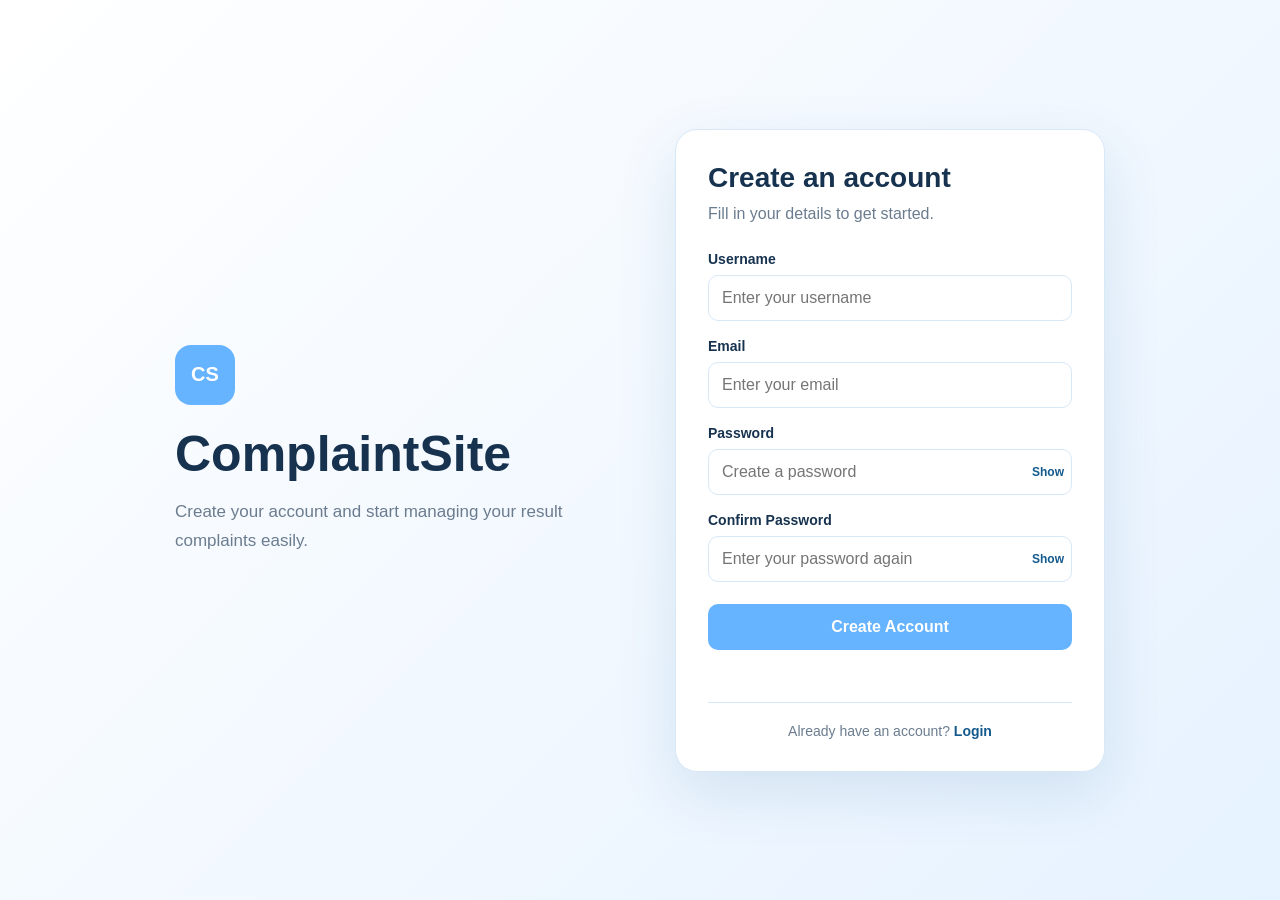
<file: signup.html>
<!doctype html>
<html lang="en">
  <head>
    <meta charset="UTF-8" />

    <meta name="viewport" content="width=device-width, initial-scale=1.0" />

    <title>Sign Up | ComplaintSite</title>

    <link rel="stylesheet" href="style.css" />
  </head>

  <body>
    <main class="auth-page">
      <!-- LEFT SIDE -->

      <section class="auth-intro">
        <div class="logo">CS</div>

        <h1>ComplaintSite</h1>

        <p>
          Create your account and start managing your result complaints easily.
        </p>
      </section>

      <!-- SIGN UP CARD -->

      <section class="auth-card">
        <div class="form-heading">
          <h2>Create an account</h2>

          <p>Fill in your details to get started.</p>
        </div>

        <form id="signupForm">
          <!-- USERNAME -->

          <label for="signupUsername"> Username </label>

          <input
            type="text"
            id="signupUsername"
            placeholder="Enter your username"
            required
          />

          <!-- EMAIL -->

          <label for="signupEmail"> Email </label>

          <input
            type="email"
            id="signupEmail"
            placeholder="Enter your email"
            required
          />

          <!-- PASSWORD -->

          <label for="signupPassword"> Password </label>

          <div class="password-container">
            <input
              type="password"
              id="signupPassword"
              placeholder="Create a password"
              minlength="6"
              required
            />

            <button
              type="button"
              class="show-password"
              data-target="signupPassword"
            >
              Show
            </button>
          </div>

          <!-- CONFIRM PASSWORD -->

          <label for="confirmPassword"> Confirm Password </label>

          <div class="password-container">
            <input
              type="password"
              id="confirmPassword"
              placeholder="Enter your password again"
              minlength="6"
              required
            />

            <button
              type="button"
              class="show-password"
              data-target="confirmPassword"
            >
              Show
            </button>
          </div>

          <button type="submit" class="primary-btn">Create Account</button>

          <p id="signupMessage" class="message"></p>
        </form>

        <!-- BACK TO LOGIN -->

        <div class="signup-link">
          <p>
            Already have an account?
            <a href="index.html"> Login </a>
          </p>
        </div>
      </section>
    </main>

    <script src="script.js"></script>
  </body>
</html>
</file>
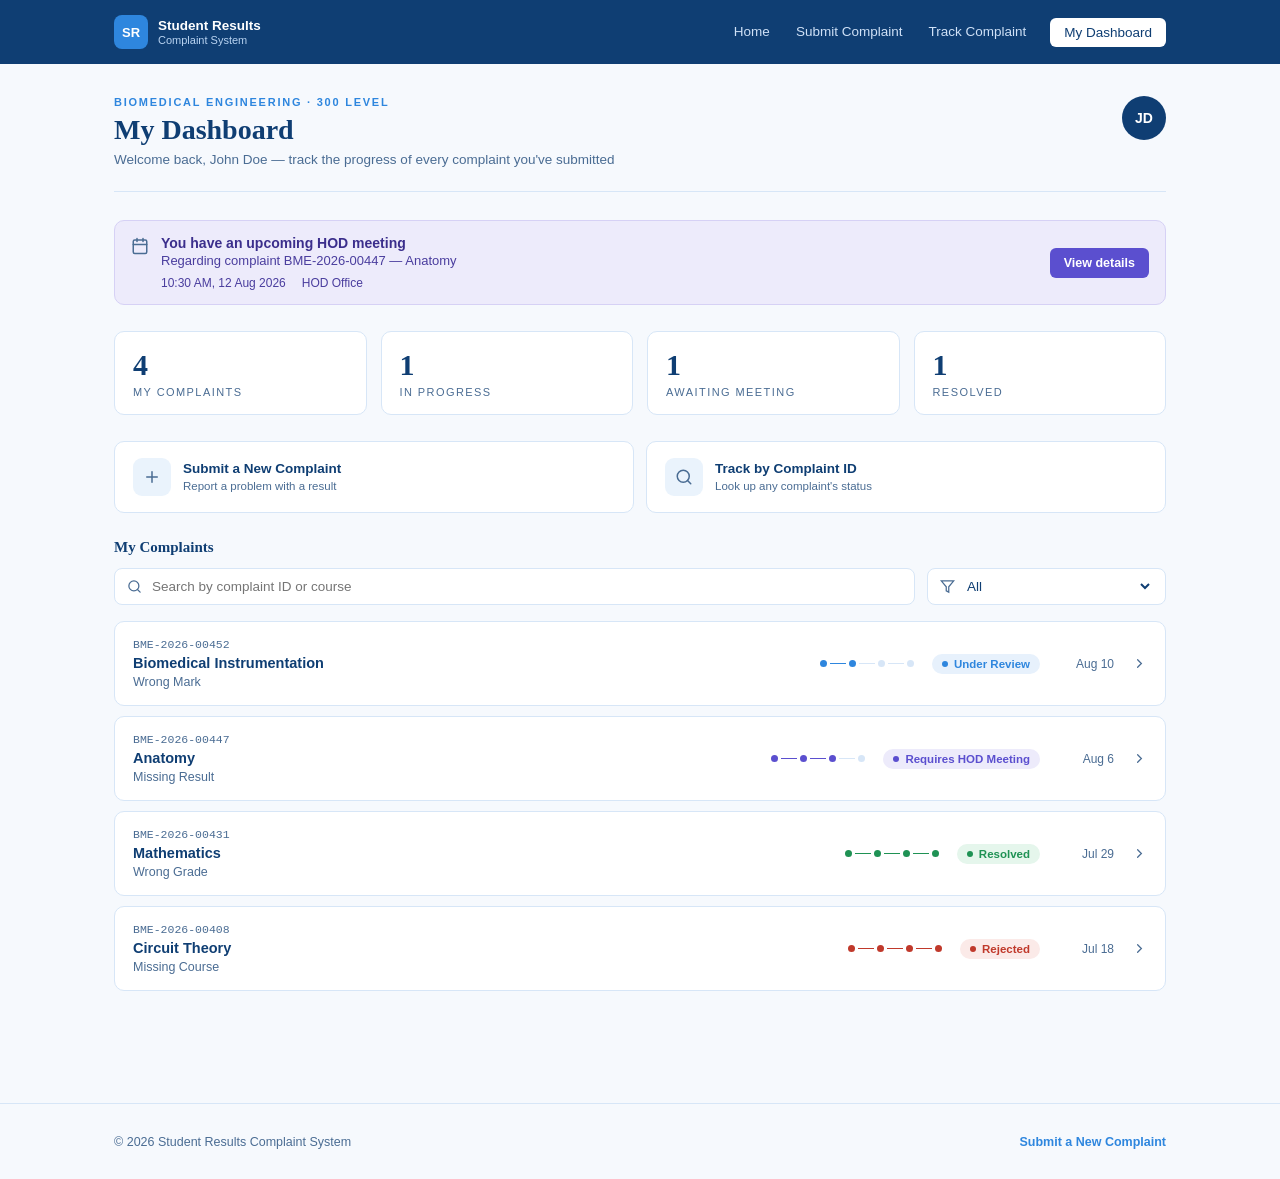
<file: student-dashboard.html>
<!DOCTYPE html>
<html lang="en">
<head>
<meta charset="UTF-8">
<meta name="viewport" content="width=device-width, initial-scale=1.0">
<title>My Dashboard — Student Results Complaint System</title>
<style>
  :root{
    --ink:#0F3E73;        /* deep blu */
    --ink-soft:#4A6C93;
    --accent:#2E86DE;
    --light:#EAF3FC;
    --paper:#F6F9FD;
    --line:#D7E6F7;
    --white:#FFFFFF;

    --c-submitted:#2E86DE; --c-submitted-bg:#E7F1FC;
    --c-review:#2E86DE;    --c-review-bg:#E7F1FC;
    --c-meeting:#5B4FCF;   --c-meeting-bg:#EDEBFB;
    --c-dept:#0E9C8F;      --c-dept-bg:#E3F7F4;
    --c-resolved:#1F9254;  --c-resolved-bg:#E5F6EC;
    --c-rejected:#C0392B;  --c-rejected-bg:#FBEAE8;
  }

  *{box-sizing:border-box;}
  body{
    margin:0;
    background:var(--paper);
    font-family:'Helvetica Neue', Arial, sans-serif;
    color:var(--ink);
  }

  .wrap{ max-width:1100px; margin:0 auto; padding:32px 24px 64px; }


  .container{ max-width:1100px; margin:0 auto; padding:0 24px; }

  .site-header{ background:var(--ink); }
  .header-inner{ display:flex; align-items:center; justify-content:space-between; height:64px; }
  .brand{ display:flex; align-items:center; gap:10px; text-decoration:none; color:#fff; }
  .brand-mark{
    width:34px; height:34px; border-radius:8px; background:var(--accent);
    color:#fff; display:flex; align-items:center; justify-content:center;
    font-weight:700; font-size:13px; flex-shrink:0;
  }
  .brand strong{ display:block; font-size:13.5px; line-height:1.2; }
  .brand small{ display:block; font-size:11px; color:#B9D4F2; font-weight:400; }

  .main-nav{ display:flex; align-items:center; gap:22px; }
  .main-nav a{
    color:#CFE1F7; text-decoration:none; font-size:13.5px; font-weight:500;
    padding:6px 2px; border-bottom:2px solid transparent; transition:color .12s, border-color .12s;
  }
  .main-nav a:hover{ color:#fff; }
  .main-nav a.profile-link{
    color:#fff; background:var(--accent); padding:7px 14px; border-radius:6px; border-bottom:none;
  }
  .main-nav a.profile-link.current{ background:#fff; color:var(--ink); }

  .mobile-menu-btn{ display:none; background:none; border:none; color:#fff; font-size:20px; cursor:pointer; }
  .mobile-nav{ display:none; }

  .site-footer{ margin-top:48px; border-top:1px solid var(--line); }
  .footer-inner{ display:flex; align-items:center; justify-content:space-between; padding:18px 24px; font-size:12.5px; color:var(--ink-soft); }
  .footer-inner a{ color:var(--accent); text-decoration:none; font-weight:600; }
  .footer-inner a:hover{ text-decoration:underline; }

  @media(max-width:640px){
    .main-nav{ display:none; }
    .mobile-menu-btn{ display:block; }
    .mobile-nav.open{ display:flex; flex-direction:column; gap:2px; background:var(--ink); padding:8px 24px 14px; }
    .mobile-nav a{ color:#CFE1F7; text-decoration:none; font-size:13.5px; padding:8px 0; }
    .mobile-nav a.profile-link{ color:#fff; font-weight:600; }
    .footer-inner{ flex-direction:column; gap:6px; text-align:center; }
  }


  header.page-head{
    display:flex; align-items:flex-start; justify-content:space-between;
    padding-bottom:24px; margin-bottom:28px; border-bottom:1px solid var(--line);
  }
  .eyebrow{ font-size:11px; letter-spacing:.16em; text-transform:uppercase; color:var(--accent); font-weight:600; margin-bottom:6px; }
  h1{ font-size:28px; margin:0; color:var(--ink); font-weight:700; font-family:Georgia, 'Times New Roman', serif; }
  .subtext{ font-size:13.5px; color:var(--ink-soft); margin-top:6px; }
  .avatar{
    width:44px; height:44px; border-radius:50%; background:var(--ink); color:var(--white);
    display:flex; align-items:center; justify-content:center; font-weight:600; font-size:14px; flex-shrink:0;
  }


  .alert-banner{
    display:flex; gap:12px; align-items:flex-start; background:var(--c-meeting-bg);
    border:1px solid #D6D1F5; border-radius:10px; padding:14px 16px; margin-bottom:26px;
  }
  .alert-banner .title{ font-weight:700; color:#3B2E8C; font-size:14px; }
  .alert-banner .desc{ font-size:13px; color:#4A3D9E; margin-top:2px; }
  .alert-meta{ display:flex; gap:16px; margin-top:8px; font-size:12px; color:#4A3D9E; }
  .alert-meta span{ display:flex; align-items:center; gap:4px; }
  .alert-cta{
    margin-left:auto; align-self:center; background:var(--c-meeting); color:#fff; border:none;
    padding:8px 14px; border-radius:6px; font-size:12.5px; font-weight:600; cursor:pointer; white-space:nowrap;
  }


  .stats{ display:grid; grid-template-columns:repeat(4,1fr); gap:14px; margin-bottom:26px; }
  .stat-card{ background:var(--white); border:1px solid var(--line); border-radius:10px; padding:16px 18px; }
  .stat-value{ font-size:30px; font-weight:700; color:var(--ink); font-family:Georgia,serif; }
  .stat-label{ font-size:11px; letter-spacing:.13em; text-transform:uppercase; color:var(--ink-soft); margin-top:4px; }


  .quick-actions{ display:flex; gap:12px; margin-bottom:26px; flex-wrap:wrap; }
  .qa-card{
    flex:1; min-width:220px; background:var(--white); border:1px solid var(--line); border-radius:10px;
    padding:16px 18px; display:flex; align-items:center; gap:12px; text-decoration:none; color:var(--ink);
    transition:border-color .12s, background .12s;
  }
  .qa-card:hover{ border-color:var(--accent); background:var(--light); }
  .qa-icon{
    width:38px; height:38px; border-radius:9px; background:var(--light); color:var(--accent);
    display:flex; align-items:center; justify-content:center; flex-shrink:0;
  }
  .qa-title{ font-size:13.5px; font-weight:700; }
  .qa-desc{ font-size:11.5px; color:var(--ink-soft); margin-top:1px; }


  .section-heading{ display:flex; align-items:center; justify-content:space-between; margin-bottom:12px; }
  .section-heading h2{ font-size:15px; margin:0; color:var(--ink); font-family:Georgia,serif; }


  .controls{ display:flex; gap:12px; margin-bottom:16px; }
  .search-box, .filter-box{
    background:var(--white); border:1px solid var(--line); border-radius:8px;
    display:flex; align-items:center; gap:8px; padding:9px 12px;
  }
  .search-box{ flex:1; }
  .search-box input{ border:none; outline:none; width:100%; font-size:13.5px; background:transparent; color:var(--ink); }
  .filter-box select{ border:none; outline:none; font-size:13.5px; background:transparent; color:var(--ink); }
  .icon{ width:15px; height:15px; stroke:var(--ink-soft); flex-shrink:0; }


  .complaint-list{ display:flex; flex-direction:column; gap:10px; }
  .complaint-card{
    background:var(--white); border:1px solid var(--line); border-radius:10px;
    padding:16px 18px; cursor:pointer; transition:border-color .12s, box-shadow .12s;
    display:flex; align-items:center; justify-content:space-between; gap:16px; flex-wrap:wrap;
  }
  .complaint-card:hover{ border-color:var(--accent); box-shadow:0 2px 10px rgba(15,62,115,.06); }
  .cc-main{ display:flex; flex-direction:column; gap:4px; min-width:220px; }
  .cc-id{ font-family:'Courier New', monospace; font-size:11.5px; color:var(--ink-soft); }
  .cc-title{ font-size:14.5px; font-weight:700; color:var(--ink); }
  .cc-sub{ font-size:12.5px; color:var(--ink-soft); }
  .cc-right{ display:flex; align-items:center; gap:18px; flex-wrap:wrap; }
  .cc-date{ font-size:12px; color:var(--ink-soft); min-width:56px; text-align:right; }
  .empty-state{ text-align:center; padding:40px 20px; color:var(--ink-soft); font-size:13.5px; }


  .rail{ display:flex; align-items:center; gap:3px; }
  .rail .dot{ width:7px; height:7px; border-radius:50%; background:var(--line); flex-shrink:0; }
  .rail .seg{ width:16px; height:1px; background:var(--line); flex-shrink:0; }


  .pill{ display:inline-flex; align-items:center; gap:6px; padding:4px 10px; border-radius:999px; font-size:11.5px; font-weight:600; white-space:nowrap; }
  .pill .dot{ width:6px; height:6px; border-radius:50%; }


  .overlay{ position:fixed; inset:0; background:rgba(15,62,115,.45); display:none; align-items:center; justify-content:center; padding:20px; z-index:50; }
  .overlay.open{ display:flex; }
  .modal{ background:var(--white); border-radius:12px; width:100%; max-width:640px; max-height:88vh; overflow-y:auto; }
  .modal-head{ display:flex; align-items:flex-start; justify-content:space-between; padding:20px 24px; border-bottom:1px solid var(--line); position:sticky; top:0; background:var(--white); z-index:2; }
  .modal-head h2{ font-size:20px; margin:4px 0 0; font-family:Georgia,serif; color:var(--ink); }
  .close-btn{ border:none; background:none; cursor:pointer; padding:6px; border-radius:6px; color:var(--ink-soft); }
  .close-btn:hover{ background:var(--light); }
  .modal-body{ padding:20px 24px 26px; display:flex; flex-direction:column; gap:22px; }

  .field-grid{ display:grid; grid-template-columns:1fr 1fr; gap:14px 24px; font-size:13.5px; }
  .field-label{ font-size:10.5px; letter-spacing:.1em; text-transform:uppercase; color:var(--ink-soft); margin-bottom:2px;}
  .field-value{ color:var(--ink); font-weight:500; }

  .section-label{ font-size:10.5px; letter-spacing:.1em; text-transform:uppercase; color:var(--ink-soft); margin-bottom:8px; }
  .complaint-type{ color:var(--accent); font-weight:600; font-size:12px; text-transform:uppercase; letter-spacing:.05em; margin-bottom:6px;}
  .complaint-desc{ font-size:14px; line-height:1.6; color:var(--ink); }

  .evidence-list{ display:flex; flex-wrap:wrap; gap:8px; }
  .evidence-chip{ display:flex; align-items:center; gap:6px; border:1px solid var(--line); border-radius:6px; padding:6px 10px; font-size:12px; color:var(--ink-soft); }

  .timeline-row{ display:flex; gap:12px; }
  .tl-marker{ display:flex; flex-direction:column; align-items:center; }
  .tl-dot{ width:11px; height:11px; border-radius:50%; margin-top:2px; }
  .tl-line{ width:1px; flex:1; background:var(--line); min-height:22px; margin-top:2px; }
  .tl-content{ padding-bottom:16px; }
  .tl-status{ font-size:13.5px; font-weight:600; color:var(--ink); }
  .tl-meta{ font-size:11.5px; color:var(--ink-soft); margin-top:1px; }

  .appointment-banner{ display:flex; gap:10px; align-items:flex-start; background:var(--c-meeting-bg); border:1px solid #D6D1F5; border-radius:8px; padding:12px 14px; }
  .appointment-banner .title{ font-weight:600; color:#3B2E8C; font-size:13.5px; }
  .appointment-meta{ display:flex; gap:14px; margin-top:4px; font-size:11.5px; color:#4A3D9E; }
  .appointment-meta span{ display:flex; align-items:center; gap:4px; }

  .track-link{
    display:inline-flex; align-items:center; gap:6px; margin-top:4px; font-size:12.5px;
    color:var(--accent); text-decoration:none; font-weight:600;
  }

  @media(max-width:640px){
    .stats{ grid-template-columns:repeat(2,1fr); }
    .field-grid{ grid-template-columns:1fr; }
    .quick-actions{ flex-direction:column; }
    .cc-right{ width:100%; justify-content:space-between; }
  }
</style>
</head>
<body>

<header class="site-header">
  <div class="container header-inner">
    <a href="index.html" class="brand" aria-label="Go to landing page">
      <span class="brand-mark">SR</span>
      <span>
        <strong>Student Results</strong>
        <small>Complaint System</small>
      </span>
    </a>

    <nav class="main-nav" aria-label="Main navigation">
      <a href="index.html">Home</a>
      <a href="forms(moise).html#submit">Submit Complaint</a>
      <a href="forms(moise).html#track">Track Complaint</a>
      <a href="student-dashboard.html" class="profile-link current">My Dashboard</a>
    </nav>

    <button class="mobile-menu-btn" id="mobileMenuBtn" type="button" aria-label="Open navigation" aria-expanded="false">
      &#9776;
    </button>
  </div>

  <div class="mobile-nav" id="mobileNav">
    <a href="index.html">Home</a>
    <a href="forms(moise).html#submit">Submit Complaint</a>
    <a href="forms(moise).html#track">Track Complaint</a>
    <a href="student-dashboard.html" class="profile-link">My Dashboard</a>
  </div>
</header>

<div class="wrap">
  <header class="page-head">
    <div>
      <div class="eyebrow">Biomedical Engineering &middot; 300 Level</div>
      <h1>My Dashboard</h1>
      <div class="subtext">Welcome back, John Doe — track the progress of every complaint you've submitted</div>
    </div>
    <div class="avatar">JD</div>
  </header>

  <div id="alertArea"></div>

  <div class="stats" id="stats"></div>

  <div class="quick-actions">
    <a href="forms(moise).html#submit" class="qa-card">
      <span class="qa-icon">
        <svg class="icon" viewBox="0 0 24 24" fill="none" stroke="currentColor" stroke-width="2" stroke-linecap="round" style="width:18px;height:18px"><path d="M12 5v14M5 12h14"/></svg>
      </span>
      <span>
        <span class="qa-title" style="display:block">Submit a New Complaint</span>
        <span class="qa-desc">Report a problem with a result</span>
      </span>
    </a>
    <a href="forms(moise).html#track" class="qa-card">
      <span class="qa-icon">
        <svg class="icon" viewBox="0 0 24 24" fill="none" stroke="currentColor" stroke-width="2" stroke-linecap="round" style="width:18px;height:18px"><circle cx="11" cy="11" r="8"/><path d="m21 21-4.3-4.3"/></svg>
      </span>
      <span>
        <span class="qa-title" style="display:block">Track by Complaint ID</span>
        <span class="qa-desc">Look up any complaint's status</span>
      </span>
    </a>
  </div>

  <div class="section-heading">
    <h2>My Complaints</h2>
  </div>

  <div class="controls">
    <div class="search-box">
      <svg class="icon" viewBox="0 0 24 24" fill="none" stroke-width="2" stroke-linecap="round"><circle cx="11" cy="11" r="8"/><path d="m21 21-4.3-4.3"/></svg>
      <input id="searchInput" type="text" placeholder="Search by complaint ID or course">
    </div>
    <div class="filter-box">
      <svg class="icon" viewBox="0 0 24 24" fill="none" stroke-width="2" stroke-linecap="round"><polygon points="22 3 2 3 10 12.46 10 19 14 21 14 12.46 22 3"/></svg>
      <select id="filterSelect"></select>
    </div>
  </div>

  <div class="complaint-list" id="complaintList"></div>
</div>

<footer class="site-footer">
  <div class="container footer-inner">
    <p>&copy; 2026 Student Results Complaint System</p>
    <a href="forms(moise).html#submit">Submit a New Complaint</a>
  </div>
</footer>

<div class="overlay" id="overlay">
  <div class="modal" id="modal"></div>
</div>

<script>
const STAGES = ["Submitted", "Under Review", "Awaiting HOD", "Resolved"];

const STATUS_META = {
  "Submitted":                  { color:"var(--c-submitted)", bg:"var(--c-submitted-bg)", stage:0 },
  "Under Review":               { color:"var(--c-review)",   bg:"var(--c-review-bg)",   stage:1 },
  "Requires HOD Meeting":       { color:"var(--c-meeting)",  bg:"var(--c-meeting-bg)",  stage:2 },
  "Requires Department Action": { color:"var(--c-dept)",     bg:"var(--c-dept-bg)",     stage:2 },
  "Resolved":                   { color:"var(--c-resolved)", bg:"var(--c-resolved-bg)", stage:3 },
  "Rejected":                   { color:"var(--c-rejected)", bg:"var(--c-rejected-bg)", stage:3 },
};

// Mock data — this student's own complaints (would come from a session-scoped API call)
let complaints = [
  {
    id:"BME-2026-00452", studentId:"BME/2023/00452",
    faculty:"Faculty of Engineering", department:"Biomedical Engineering", level:"300 Level",
    course:"Biomedical Instrumentation", type:"Wrong Mark", date:"Aug 10",
    status:"Under Review",
    description:"The mark displayed on the student portal (58) is different from the mark recorded on the physical examination result sheet handed back in class (68). Requesting a re-check against the marked script.",
    evidence:["result_sheet.pdf","portal_screenshot.png"],
    history:[
      {status:"Submitted", time:"10 Aug, 10:32 AM", by:"System"},
      {status:"Under Review", time:"10 Aug, 11:15 AM", by:"Dr. Nakato"},
    ],
    appointment:null,
  },
  {
    id:"BME-2026-00447", studentId:"BME/2023/00452",
    faculty:"Faculty of Engineering", department:"Biomedical Engineering", level:"300 Level",
    course:"Anatomy", type:"Missing Result", date:"Aug 6",
    status:"Requires HOD Meeting",
    description:"No mark has appeared on the portal for the end-of-semester Anatomy practical, though the exam was sat and attendance was confirmed by the invigilator.",
    evidence:["attendance_slip.pdf"],
    history:[
      {status:"Submitted", time:"6 Aug, 09:02 AM", by:"System"},
      {status:"Under Review", time:"6 Aug, 09:40 AM", by:"Dr. Nakato"},
      {status:"Requires HOD Meeting", time:"6 Aug, 02:15 PM", by:"Dr. Nakato"},
    ],
    appointment:{ date:"12 Aug 2026", time:"10:30 AM", location:"HOD Office" },
  },
  {
    id:"BME-2026-00431", studentId:"BME/2023/00452",
    faculty:"Faculty of Engineering", department:"Biomedical Engineering", level:"300 Level",
    course:"Mathematics", type:"Wrong Grade", date:"Jul 29",
    status:"Resolved",
    description:"Coursework mark of 74% was correctly recorded but the final letter grade shown was a C instead of a B. Requesting grade recalculation.",
    evidence:["coursework_breakdown.pdf"],
    history:[
      {status:"Submitted", time:"29 Jul, 08:10 AM", by:"System"},
      {status:"Under Review", time:"29 Jul, 09:00 AM", by:"Dr. Nakato"},
      {status:"Resolved", time:"29 Jul, 04:20 PM", by:"Dr. Nakato"},
    ],
    appointment:null,
  },
  {
    id:"BME-2026-00408", studentId:"BME/2023/00452",
    faculty:"Faculty of Engineering", department:"Biomedical Engineering", level:"200 Level",
    course:"Circuit Theory", type:"Missing Course", date:"Jul 18",
    status:"Rejected",
    description:"Believed Circuit Theory should appear on the transcript for the previous semester, but registration records show it was not completed that term.",
    evidence:[],
    history:[
      {status:"Submitted", time:"18 Jul, 01:12 PM", by:"System"},
      {status:"Under Review", time:"18 Jul, 03:30 PM", by:"Dr. Nakato"},
      {status:"Rejected", time:"19 Jul, 10:00 AM", by:"Dr. Nakato"},
    ],
    appointment:null,
  },
];

let query = "";
let filterVal = "All";
let selectedId = null;

function esc(s){
  const d = document.createElement('div');
  d.textContent = s;
  return d.innerHTML;
}

function renderAlert(){
  const area = document.getElementById('alertArea');
  const withMeeting = complaints.find(c => c.status === "Requires HOD Meeting" && c.appointment);
  if(!withMeeting){ area.innerHTML = ''; return; }
  area.innerHTML = `
    <div class="alert-banner">
      <svg class="icon" viewBox="0 0 24 24" fill="none" stroke="var(--c-meeting)" stroke-width="2" stroke-linecap="round" style="width:18px;height:18px;margin-top:2px"><rect x="3" y="4" width="18" height="18" rx="2"/><path d="M16 2v4M8 2v4M3 10h18"/></svg>
      <div>
        <div class="title">You have an upcoming HOD meeting</div>
        <div class="desc">Regarding complaint ${esc(withMeeting.id)} — ${esc(withMeeting.course)}</div>
        <div class="alert-meta">
          <span>${esc(withMeeting.appointment.time)}, ${esc(withMeeting.appointment.date)}</span>
          <span>${esc(withMeeting.appointment.location)}</span>
        </div>
      </div>
      <button class="alert-cta" onclick="openComplaint('${withMeeting.id}')">View details</button>
    </div>`;
}

function renderStats(){
  const total = complaints.length;
  const inProgress = complaints.filter(c => ["Submitted","Under Review","Requires Department Action"].includes(c.status)).length;
  const awaitingMeeting = complaints.filter(c => c.status === "Requires HOD Meeting").length;
  const resolved = complaints.filter(c => c.status === "Resolved").length;
  const items = [["My Complaints",total],["In Progress",inProgress],["Awaiting Meeting",awaitingMeeting],["Resolved",resolved]];
  document.getElementById('stats').innerHTML = items.map(([label,val]) => `
    <div class="stat-card">
      <div class="stat-value">${val}</div>
      <div class="stat-label">${label}</div>
    </div>`).join('');
}

function renderFilterOptions(){
  const sel = document.getElementById('filterSelect');
  const opts = ["All", ...Object.keys(STATUS_META)];
  sel.innerHTML = opts.map(o => `<option value="${o}" ${o===filterVal?'selected':''}>${o}</option>`).join('');
}

function stageRail(status){
  const meta = STATUS_META[status];
  const activeStage = meta ? meta.stage : 0;
  let html = '';
  STAGES.forEach((s,i) => {
    const filled = i <= activeStage;
    const dotColor = filled ? (meta ? meta.color : 'var(--ink)') : 'var(--line)';
    html += `<span class="dot" style="background:${dotColor}"></span>`;
    if(i < STAGES.length-1){
      const segColor = i < activeStage ? (meta ? meta.color : 'var(--ink)') : 'var(--line)';
      html += `<span class="seg" style="background:${segColor}"></span>`;
    }
  });
  return `<div class="rail">${html}</div>`;
}

function statusPill(status){
  const meta = STATUS_META[status] || {color:'var(--ink)', bg:'#eee'};
  return `<span class="pill" style="color:${meta.color};background:${meta.bg}">
            <span class="dot" style="background:${meta.color}"></span>${status}
          </span>`;
}

function renderList(){
  const q = query.trim().toLowerCase();
  const filtered = complaints.filter(c => {
    const matchesQuery = q==="" || c.id.toLowerCase().includes(q) || c.course.toLowerCase().includes(q);
    const matchesFilter = filterVal==="All" || c.status===filterVal;
    return matchesQuery && matchesFilter;
  });

  const list = document.getElementById('complaintList');
  if(filtered.length===0){
    list.innerHTML = `<div class="empty-state">No complaints match this search.</div>`;
    return;
  }

  list.innerHTML = filtered.map(c => `
    <div class="complaint-card" data-id="${c.id}">
      <div class="cc-main">
        <span class="cc-id">${esc(c.id)}</span>
        <span class="cc-title">${esc(c.course)}</span>
        <span class="cc-sub">${esc(c.type)}</span>
      </div>
      <div class="cc-right">
        ${stageRail(c.status)}
        ${statusPill(c.status)}
        <span class="cc-date">${esc(c.date)}</span>
        <svg class="icon" viewBox="0 0 24 24" fill="none" stroke="var(--ink-soft)" stroke-width="2" stroke-linecap="round"><path d="m9 18 6-6-6-6"/></svg>
      </div>
    </div>`).join('');

  list.querySelectorAll('.complaint-card').forEach(card => {
    card.addEventListener('click', () => openComplaint(card.getAttribute('data-id')));
  });
}

function timelineHTML(history){
  return history.map((h,i) => {
    const meta = STATUS_META[h.status];
    const dotColor = meta ? meta.color : 'var(--ink)';
    const isLast = i === history.length-1;
    return `
      <div class="timeline-row">
        <div class="tl-marker">
          <div class="tl-dot" style="background:${dotColor}"></div>
          ${!isLast ? '<div class="tl-line"></div>' : ''}
        </div>
        <div class="tl-content">
          <div class="tl-status">${esc(h.status)}</div>
          <div class="tl-meta">${esc(h.time)} &middot; ${esc(h.by)}</div>
        </div>
      </div>`;
  }).join('');
}

function openComplaint(id){
  selectedId = id;
  renderModal();
  document.getElementById('overlay').classList.add('open');
}

function closeModal(){
  document.getElementById('overlay').classList.remove('open');
  selectedId = null;
}
window.openComplaint = openComplaint;

function renderModal(){
  const c = complaints.find(x => x.id===selectedId);
  if(!c) return;
  const modal = document.getElementById('modal');

  const fields = [
    ["Faculty", c.faculty], ["Department", c.department],
    ["Level", c.level], ["Course", c.course],
  ];

  const evidenceHTML = c.evidence.length ? `
    <div>
      <div class="section-label">Your Evidence</div>
      <div class="evidence-list">
        ${c.evidence.map(f => `
          <div class="evidence-chip">
            <svg class="icon" viewBox="0 0 24 24" fill="none" stroke="var(--ink-soft)" stroke-width="2" stroke-linecap="round" style="width:13px;height:13px"><path d="M14 2H6a2 2 0 0 0-2 2v16a2 2 0 0 0 2 2h12a2 2 0 0 0 2-2V8z"/><path d="M14 2v6h6"/></svg>
            ${esc(f)}
          </div>`).join('')}
      </div>
    </div>` : '';

  const appointmentHTML = c.appointment ? `
    <div class="appointment-banner">
      <svg class="icon" viewBox="0 0 24 24" fill="none" stroke="var(--c-meeting)" stroke-width="2" stroke-linecap="round" style="width:16px;height:16px;margin-top:2px"><rect x="3" y="4" width="18" height="18" rx="2"/><path d="M16 2v4M8 2v4M3 10h18"/></svg>
      <div>
        <div class="title">HOD meeting scheduled</div>
        <div class="appointment-meta">
          <span>${esc(c.appointment.time)}, ${esc(c.appointment.date)}</span>
          <span>${esc(c.appointment.location)}</span>
        </div>
      </div>
    </div>` : '';

  modal.innerHTML = `
    <div class="modal-head">
      <div>
        <div class="eyebrow">Complaint</div>
        <h2>${esc(c.id)}</h2>
      </div>
      <button class="close-btn" id="closeBtn">
        <svg class="icon" viewBox="0 0 24 24" fill="none" stroke="var(--ink-soft)" stroke-width="2" stroke-linecap="round" style="width:18px;height:18px"><path d="M18 6 6 18M6 6l12 12"/></svg>
      </button>
    </div>
    <div class="modal-body">
      <div class="field-grid">
        ${fields.map(([label,val]) => `
          <div>
            <div class="field-label">${label}</div>
            <div class="field-value">${esc(val)}</div>
          </div>`).join('')}
      </div>

      <div>
        <div class="complaint-type">${esc(c.type)}</div>
        <p class="complaint-desc">${esc(c.description)}</p>
      </div>

      ${evidenceHTML}

      <div>
        <div class="section-label">Progress</div>
        ${timelineHTML(c.history)}
      </div>

      ${appointmentHTML}
    </div>
  `;

  document.getElementById('closeBtn').addEventListener('click', closeModal);
}

document.getElementById('searchInput').addEventListener('input', (e) => {
  query = e.target.value;
  renderList();
});
document.getElementById('filterSelect').addEventListener('change', (e) => {
  filterVal = e.target.value;
  renderList();
});
document.getElementById('overlay').addEventListener('click', (e) => {
  if(e.target.id==='overlay') closeModal();
});

renderFilterOptions();
renderAlert();
renderStats();
renderList();

// Mobile nav toggle (mirrors shared header behavior)
const mobileBtn = document.getElementById('mobileMenuBtn');
const mobileNav = document.getElementById('mobileNav');
if(mobileBtn && mobileNav){
  mobileBtn.addEventListener('click', () => {
    const isOpen = mobileNav.classList.toggle('open');
    mobileBtn.setAttribute('aria-expanded', isOpen ? 'true' : 'false');
  });
}
</script>
</body>
</html>
</file>
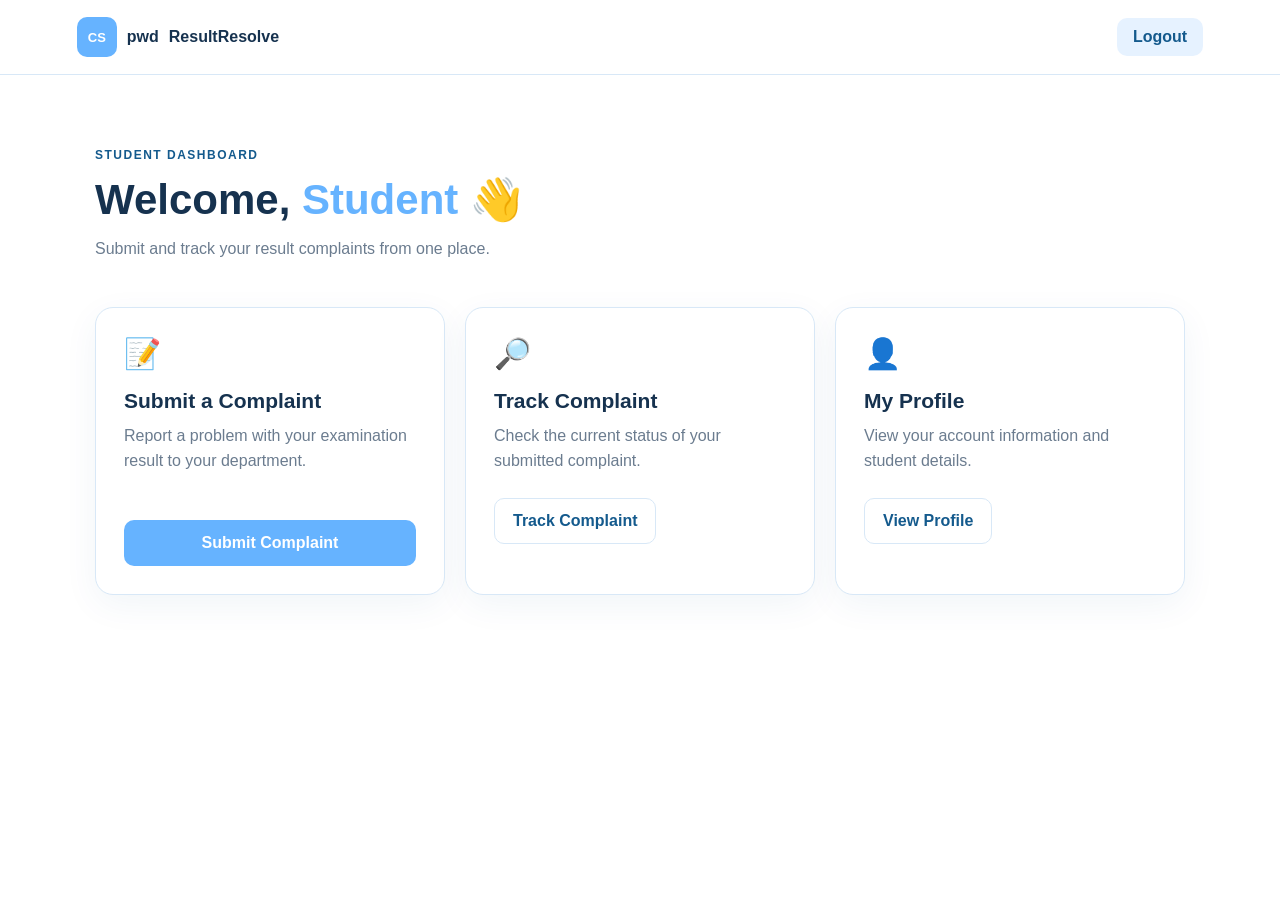
<file: student.html>
<!doctype html>
<html lang="en">
  <head>
    <meta charset="UTF-8" />

    <meta name="viewport" content="width=device-width, initial-scale=1.0" />

    <title>Student Dashboard |ComplaintSite</title>

    <link rel="stylesheet" href="style.css" />
  </head>

  <body>
    <nav class="navbar">
      <div class="nav-brand">
        <div class="logo small">CS</div>
        pwd

        <span> ResultResolve </span>
      </div>

      <button id="logoutBtn" class="logout-btn">Logout</button>
    </nav>

    <main class="dashboard">
      <section class="dashboard-welcome">
        <span class="eyebrow"> STUDENT DASHBOARD </span>

        <h1>
          Welcome,
          <span id="studentUsername"> Student </span>
          👋
        </h1>

        <p>Submit and track your result complaints from one place.</p>
      </section>

      <section class="dashboard-grid">
        <!-- SUBMIT COMPLAINT -->

        <div class="dashboard-card">
          <div class="dashboard-icon">📝</div>

          <h2>Submit a Complaint</h2>

          <p>
            Report a problem with your examination result to your department.
          </p>

          <button class="primary-btn"   onclick="window.location.href='forms(moise).html#submit'"  >Submit Complaint</button>
        </div>

        <!-- TRACK COMPLAINT -->

        <div class="dashboard-card">
          <div class="dashboard-icon">🔎</div>

          <h2>Track Complaint</h2>

          <p>Check the current status of your submitted complaint.</p>

          <button class="secondary-btn"  onclick="window.location.href='student-dashboard.html'" >Track Complaint</button>
        </div>

        <!-- PROFILE -->

        <div class="dashboard-card">
          <div class="dashboard-icon">👤</div>

          <h2>My Profile</h2>

          <p>View your account information and student details.</p>

          <button class="secondary-btn"  onclick="window.location.href='student-dashboard.html'" >View Profile</button>
        </div>
      </section>
    </main>

    <script src="script.js"></script>
  </body>
</html>
</file>
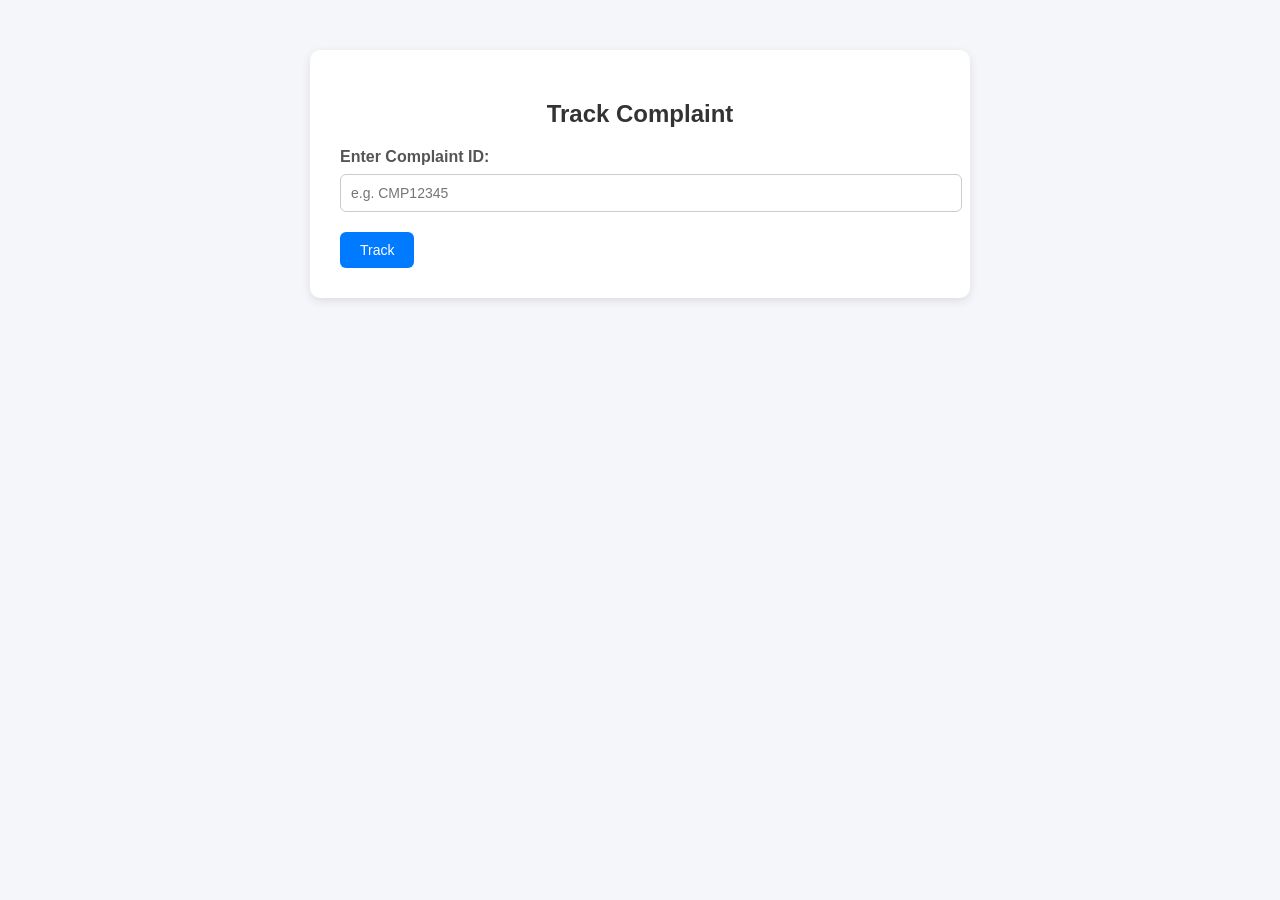
<file: Track complaint.html>
<!DOCTYPE html>
<html lang="en">
<head>
  <meta charset="UTF-8">
  <title>Track Complaint</title>
  <style>
    body {
      font-family: Arial, sans-serif;
      background: #f4f6f9;
      margin: 0;
      padding: 0;
    }

    .container {
      max-width: 600px;
      margin: 50px auto;
      background: #fff;
      padding: 30px;
      border-radius: 10px;
      box-shadow: 0 3px 10px rgba(0,0,0,0.1);
    }

    h2 {
      text-align: center;
      color: #333;
      margin-bottom: 20px;
    }

    label {
      display: block;
      margin-bottom: 8px;
      font-weight: bold;
      color: #555;
    }

    input[type="text"] {
      width: 100%;
      padding: 10px;
      margin-bottom: 20px;
      border: 1px solid #ccc;
      border-radius: 6px;
      font-size: 14px;
    }

    .btn {
      display: inline-block;
      background: #007bff;
      color: #fff;
      padding: 10px 20px;
      border: none;
      border-radius: 6px;
      cursor: pointer;
      font-size: 14px;
      transition: background 0.3s ease;
    }

    .btn:hover {
      background: #0056b3;
    }

    .result {
      margin-top: 20px;
      padding: 15px;
      background: #eef4ff;
      border-radius: 6px;
      display: none; /* hidden until complaint is tracked */
    }
  </style>
</head>
<body>
  <div class="container">
    <h2>Track Complaint</h2>
    <form onsubmit="trackComplaint(event)">
      <label for="complaintId">Enter Complaint ID:</label>
      <input type="text" id="complaintId" placeholder="e.g. CMP12345" required>
      <button type="submit" class="btn">Track</button>
    </form>

    <div id="result" class="result">
      <p><strong>Status:</strong> Pending review</p>
      <p><strong>Last Updated:</strong> 18 Aug 2026</p>
    </div>
  </div>

  <script>
    function trackComplaint(event) {
      event.preventDefault();
      document.getElementById('result').style.display = 'block';
    }
  </script>
</body>
</html>
</file>
<file: style.css>
:root {
  --white: #ffffff;

  --light-blue: #e6f2ff;

  --sky-blue: #66b3ff;

  --dark-blue: #145a8d;

  --text: #16324f;

  --muted: #6b7c8f;

  --border: #d8e8f7;

  --danger: #d64545;

  --success: #1f9d68;
}

* {
  box-sizing: border-box;

  margin: 0;

  padding: 0;
}

body {
  font-family: Arial, sans-serif;

  color: var(--text);

  background: var(--white);

  min-height: 100vh;
}

button,
input,
select {
  font: inherit;
}

button {
  cursor: pointer;
}

/* AUTH PAGE*/

.auth-page {
  min-height: 100vh;

  display: flex;

  justify-content: center;

  align-items: center;

  gap: 80px;

  padding: 40px 6%;

  background: linear-gradient(135deg, white, var(--light-blue));
}

/* INTRO*/

.auth-intro {
  max-width: 420px;
}

.logo {
  width: 60px;

  height: 60px;

  display: flex;

  justify-content: center;

  align-items: center;

  border-radius: 16px;

  background: var(--sky-blue);

  color: white;

  font-weight: bold;

  font-size: 20px;

  margin-bottom: 20px;
}

.auth-intro h1 {
  font-size: 50px;

  margin-bottom: 15px;
}

.auth-intro p {
  color: var(--muted);

  line-height: 1.7;

  font-size: 17px;
}

/*AUTH CARD*/

.auth-card {
  width: 430px;

  max-width: 100%;

  background: white;

  border: 1px solid var(--border);

  border-radius: 22px;

  padding: 32px;

  box-shadow: 0 20px 60px rgba(20, 90, 141, 0.12);
}

.form-heading {
  margin-bottom: 25px;
}

.form-heading h2 {
  font-size: 28px;

  margin-bottom: 8px;
}

.form-heading p {
  color: var(--muted);

  line-height: 1.5;
}

/* LABELS*/

label {
  display: block;

  margin-bottom: 8px;

  margin-top: 17px;

  font-size: 14px;

  font-weight: bold;
}

/* INPUTS*/

input,
select {
  width: 100%;

  padding: 13px;

  border: 1px solid var(--border);

  border-radius: 10px;

  outline: none;

  background: white;
}

input:focus,
select:focus {
  border-color: var(--sky-blue);

  box-shadow: 0 0 0 4px rgba(102, 179, 255, 0.12);
}

/* PASSWORD */

.password-container {
  position: relative;
}

.password-container input {
  padding-right: 65px;
}

.show-password {
  position: absolute;

  right: 8px;

  top: 50%;

  transform: translateY(-50%);

  border: none;

  background: transparent;

  color: var(--dark-blue);

  font-size: 12px;

  font-weight: bold;
}

/*BUTTONS*/

.primary-btn {
  width: 100%;

  margin-top: 22px;

  padding: 14px;

  border: none;

  border-radius: 10px;

  background: var(--sky-blue);

  color: white;

  font-weight: bold;

  transition: 0.2s;
}

.primary-btn:hover {
  transform: translateY(-2px);

  background: var(--dark-blue);
}

.secondary-btn {
  padding: 13px 18px;

  border-radius: 10px;

  border: 1px solid var(--border);

  background: white;

  color: var(--dark-blue);

  font-weight: bold;
}

.logout-btn {
  border: none;

  background: var(--light-blue);

  color: var(--dark-blue);

  padding: 10px 16px;

  border-radius: 10px;

  font-weight: bold;
}

/* SIGNUP LINK*/

.signup-link {
  text-align: center;

  margin-top: 22px;

  padding-top: 20px;

  border-top: 1px solid var(--border);

  font-size: 14px;
}

.signup-link p {
  color: var(--muted);
}

.signup-link a {
  color: var(--dark-blue);

  font-weight: bold;

  text-decoration: none;
}

.signup-link a:hover {
  text-decoration: underline;
}

/*  MESSAGES*/

.message {
  text-align: center;

  margin-top: 12px;

  font-size: 13px;

  min-height: 18px;
}

/* NAVBAR*/

.navbar {
  height: 75px;

  display: flex;

  justify-content: space-between;

  align-items: center;

  padding: 0 6%;

  border-bottom: 1px solid var(--border);

  background: white;
}

.nav-brand {
  display: flex;

  align-items: center;

  gap: 10px;

  font-weight: bold;
}

.logo.small {
  width: 40px;

  height: 40px;

  border-radius: 10px;

  font-size: 13px;

  margin: 0;
}

/*DASHBOARD */

.dashboard {
  max-width: 1150px;

  margin: auto;

  padding: 70px 30px;
}

.dashboard-welcome {
  margin-bottom: 45px;
}

.eyebrow {
  color: var(--dark-blue);

  font-size: 12px;

  font-weight: bold;

  letter-spacing: 1.5px;
}

.dashboard-welcome h1 {
  font-size: 42px;

  margin: 12px 0;
}

.dashboard-welcome h1 span {
  color: var(--sky-blue);
}

.dashboard-welcome p {
  color: var(--muted);

  line-height: 1.6;
}

/* DASHBOARD CARDS*/

.dashboard-grid {
  display: grid;

  grid-template-columns: repeat(3, 1fr);

  gap: 20px;
}

.dashboard-card {
  padding: 28px;

  border: 1px solid var(--border);

  border-radius: 18px;

  background: white;

  box-shadow: 0 10px 35px rgba(20, 90, 141, 0.06);
}

.dashboard-icon {
  font-size: 30px;

  margin-bottom: 18px;
}

.dashboard-card h2 {
  font-size: 21px;

  margin-bottom: 10px;
}

.dashboard-card p {
  color: var(--muted);

  line-height: 1.6;

  min-height: 75px;
}

/*  MOBILE*/

@media (max-width: 850px) {
  .auth-page {
    flex-direction: column;

    gap: 30px;

    padding: 30px 20px;
  }

  .auth-intro {
    text-align: center;
  }

  .auth-intro .logo {
    margin: 0 auto 20px;
  }

  .auth-intro h1 {
    font-size: 38px;
  }

  .dashboard-grid {
    grid-template-columns: 1fr;
  }

  .dashboard-welcome h1 {
    font-size: 32px;
  }
}
</file>
<file: complaints.css>
:root {
    --primary: #174ea6;
    --primary-dark: #123d82;
    --primary-soft: #eaf2ff;

    --success: #18864b;
    --success-soft: #eaf8f0;

    --warning: #d97706;
    --warning-soft: #fff6e5;

    --danger: #c0392b;
    --danger-soft: #fff0ee;

    --text: #182230;
    --muted: #667085;
    --border: #dfe4ea;
    --background: lightblue;
    --white: #ffffff;

    --shadow-sm: 0 4px 16px rgba(16, 24, 40, 0.06);
    --shadow-md: 0 14px 35px rgba(16, 24, 40, 0.09);

    --radius-sm: 8px;
    --radius-md: 14px;
    --radius-lg: 22px;

    --container: 1180px;
    --narrow: 860px;
}

* {
    box-sizing: border-box;
}

html {
    scroll-behavior: smooth;
}

body {
    margin: 0;
    background: var(--background);
    color: var(--text);
    font-family: Inter, ui-sans-serif, system-ui, -apple-system,
        BlinkMacSystemFont, "Segoe UI", sans-serif;
    line-height: 1.6;
}

button,
input,
select,
textarea {
    font: inherit;
}

button,
a {
    -webkit-tap-highlight-color: transparent;
}

a {
    color: inherit;
    text-decoration: none;
}

button {
    cursor: pointer;
}

.hidden {
    display: none !important;
}


/* layout_1 */

.container {
    width: min(calc(100% - 40px), var(--container));
    margin-inline: auto;
}

.narrow-container {
    width: min(calc(100% - 40px), var(--narrow));
}

main {
    min-height: calc(100vh - 150px);
}

.view {
    display: none;
    padding: 55px 0 75px;
}

.view.active-view {
    display: block;
}


/* header */

.site-header {
    position: sticky;
    top: 0;
    z-index: 100;
    background: rgba(255, 255, 255, 0.96);
    border-bottom: 1px solid var(--border);
    backdrop-filter: blur(12px);
}

.header-inner {
    min-height: 74px;
    display: flex;
    align-items: center;
    justify-content: space-between;
    gap: 24px;
}

.brand {
    display: flex;
    align-items: center;
    gap: 11px;
}

.brand-mark {
    width: 40px;
    height: 40px;
    display: grid;
    place-items: center;
    border-radius: 10px;
    background: var(--primary);
    color: white;
    font-weight: 800;
    font-size: 14px;
}

.brand strong,
.brand small {
    display: block;
}

.brand strong {
    font-size: 14px;
    line-height: 1.1;
}

.brand small {
    color: var(--muted);
    font-size: 11px;
    margin-top: 3px;
}

.main-nav {
    display: flex;
    align-items: center;
    gap: 7px;
}

.main-nav a {
    padding: 9px 12px;
    border-radius: 8px;
    color: #475467;
    font-size: 14px;
    font-weight: 600;
}

.main-nav a:hover {
    background: var(--primary-soft);
    color: var(--primary);
}

.main-nav .hod-link {
    border: 1px solid var(--border);
}

.mobile-menu-btn,
.mobile-nav {
    display: none;
}


/* headings for headings */

.page-heading {
    margin-bottom: 28px;
}

.step-label {
    display: inline-block;
    color: var(--primary);
    font-size: 11px;
    font-weight: 800;
    letter-spacing: 0.12em;
    margin-bottom: 8px;
}

.page-heading h1,
.confirmation-card h1 {
    margin: 0;
    font-size: clamp(30px, 5vw, 43px);
    line-height: 1.12;
    letter-spacing: -0.035em;
}

.page-heading p,
.confirmation-text {
    max-width: 670px;
    margin: 12px 0 0;
    color: var(--muted);
    font-size: 16px;
}


/* progress_form */

.form-progress {
    display: flex;
    align-items: center;
    margin-bottom: 18px;
    padding: 5px 0 17px;
}

.progress-step {
    display: flex;
    align-items: center;
    gap: 8px;
    color: var(--muted);
    white-space: nowrap;
}

.progress-step span {
    width: 28px;
    height: 28px;
    display: grid;
    place-items: center;
    border-radius: 50%;
    background: #e9edf2;
    color: #667085;
    font-size: 12px;
    font-weight: 800;
}

.progress-step.active {
    color: var(--primary);
}

.progress-step.active span {
    background: var(--primary);
    color: white;
}

.progress-step small {
    font-weight: 700;
    font-size: 12px;
}

.progress-line {
    height: 1px;
    flex: 1;
    min-width: 30px;
    margin: 0 12px;
    background: var(--border);
}


/* cards for Form */

.form-card {
    background: var(--white);
    border: 1px solid var(--border);
    border-radius: var(--radius-lg);
    padding: 26px;
    margin-bottom: 17px;
    box-shadow: var(--shadow-sm);
}

.section-title {
    display: flex;
    align-items: flex-start;
    gap: 13px;
    margin-bottom: 23px;
}

.section-icon {
    flex: 0 0 auto;
    display: grid;
    place-items: center;
    width: 37px;
    height: 37px;
    border-radius: 10px;
    background: var(--primary-soft);
    color: var(--primary);
    font-size: 11px;
    font-weight: 900;
}

.section-title h2 {
    margin: 0;
    font-size: 18px;
    line-height: 1.2;
}

.section-title p {
    margin: 4px 0 0;
    color: var(--muted);
    font-size: 13px;
}

.form-grid {
    display: grid;
    grid-template-columns: repeat(2, minmax(0, 1fr));
    gap: 18px;
}

.form-group {
    position: relative;
    margin-bottom: 18px;
}

.form-grid .form-group {
    margin-bottom: 0;
}

.form-group label {
    display: block;
    margin-bottom: 7px;
    color: #344054;
    font-size: 13px;
    font-weight: 750;
}

.form-group label span {
    color: var(--danger);
}

input,
select,
textarea {
    width: 100%;
    border: 1px solid #cfd6df;
    border-radius: 10px;
    background: white;
    color: var(--text);
    outline: none;
    transition: border-color 0.2s, box-shadow 0.2s;
}

input,
select {
    min-height: 46px;
    padding: 0 13px;
}

textarea {
    min-height: 130px;
    padding: 12px 13px;
    resize: vertical;
}

input:focus,
select:focus,
textarea:focus {
    border-color: var(--primary);
    box-shadow: 0 0 0 3px rgba(23, 78, 166, 0.10);
}

select:disabled {
    cursor: not-allowed;
    background: #f2f4f7;
    color: #98a2b3;
}

.field-hint,
.field-error {
    display: block;
    margin-top: 5px;
    font-size: 11px;
}

.field-hint {
    color: var(--muted);
}

.field-error {
    color: var(--danger);
}


/* text_area_count */
.character-count {
    position: absolute;
    right: 10px;
    bottom: 9px;
    padding: 2px 5px;
    border-radius: 5px;
    background: white;
    color: var(--muted);
    font-size: 10px;
}


/* uploading_file */

.upload-box {
    min-height: 125px;
    display: flex !important;
    flex-direction: column;
    align-items: center;
    justify-content: center;
    gap: 4px;
    padding: 18px;
    border: 1.5px dashed #b8c2ce;
    border-radius: 13px;
    background: #fafbfc;
    text-align: center;
    cursor: pointer;
    transition: 0.2s;
}

.upload-box:hover {
    border-color: var(--primary);
    background: var(--primary-soft);
}

.upload-box input[type="file"] {
    display: none;
}

.upload-icon {
    font-size: 25px;
    margin-bottom: 3px;
}

.upload-box strong {
    font-size: 13px;
}

.upload-box small {
    color: var(--muted);
    font-size: 11px;
}

.file-preview {
    display: flex;
    align-items: center;
    justify-content: space-between;
    gap: 12px;
    margin-top: 10px;
    padding: 11px 13px;
    border: 1px solid var(--border);
    border-radius: 9px;
    background: #fafbfc;
    font-size: 12px;
}

.remove-file {
    border: 0;
    background: transparent;
    color: var(--danger);
    font-weight: 700;
}


/* checkbox & button */

.confirmation-check {
    padding: 14px 2px;
}

.confirmation-check label {
    display: flex;
    align-items: flex-start;
    gap: 10px;
    color: #475467;
    font-size: 13px;
    cursor: pointer;
}

.confirmation-check input {
    width: 17px;
    height: 17px;
    min-height: 17px;
    margin-top: 2px;
    accent-color: var(--primary);
}

.primary-btn,
.secondary-btn {
    min-height: 46px;
    display: inline-flex;
    align-items: center;
    justify-content: center;
    gap: 12px;
    padding: 0 18px;
    border-radius: 10px;
    font-size: 13px;
    font-weight: 800;
    transition: 0.2s;
}

.primary-btn {
    border: 1px solid var(--primary);
    background: var(--primary);
    color: white;
}

.primary-btn:hover {
    background: var(--primary-dark);
    border-color: var(--primary-dark);
    transform: translateY(-1px);
}

.secondary-btn {
    border: 1px solid var(--border);
    background: white;
    color: #344054;
}

.secondary-btn:hover {
    background: #f8fafc;
}

.submit-btn {
    width: 100%;
    min-height: 52px;
    font-size: 14px;
}

.submit-btn:disabled {
    opacity: 0.65;
    cursor: wait;
    transform: none;
}


/* form & tracking_message */

.form-message {
    margin: 12px 0;
    padding: 12px 14px;
    border-radius: 9px;
    font-size: 13px;
    font-weight: 600;
}

.form-message.error {
    border: 1px solid #f3c3bd;
    background: var(--danger-soft);
    color: var(--danger);
}

.form-message.success {
    border: 1px solid #b9e3ca;
    background: var(--success-soft);
    color: var(--success);
}


/* confirmacion de la pagina 3 */

.confirmation-card {
    max-width: 680px;
    margin: 10px auto 0;
    padding: 45px 40px;
    border: 1px solid var(--border);
    border-radius: 25px;
    background: white;
    text-align: center;
    box-shadow: var(--shadow-md);
}

.success-icon {
    width: 68px;
    height: 68px;
    display: grid;
    place-items: center;
    margin: 0 auto 18px;
    border-radius: 50%;
    background: var(--success-soft);
    color: var(--success);
    font-size: 35px;
    font-weight: 800;
}

.confirmation-card .step-label {
    margin-bottom: 9px;
}

.confirmation-card h1 {
    font-size: clamp(28px, 5vw, 38px);
}

.complaint-id-box {
    position: relative;
    margin: 27px 0 16px;
    padding: 19px 60px 19px 20px;
    border: 1px solid #c9d9f5;
    border-radius: 13px;
    background: var(--primary-soft);
    text-align: left;
}

.complaint-id-box span {
    display: block;
    color: var(--muted);
    font-size: 11px;
    font-weight: 700;
    text-transform: uppercase;
    letter-spacing: 0.08em;
}

.complaint-id-box strong {
    display: block;
    margin-top: 3px;
    color: var(--primary);
    font-size: 25px;
    letter-spacing: 0.03em;
}

.copy-btn {
    position: absolute;
    top: 50%;
    right: 13px;
    transform: translateY(-50%);
    border: 0;
    border-radius: 7px;
    padding: 7px 9px;
    background: white;
    color: var(--primary);
    font-size: 11px;
    font-weight: 800;
}

.keep-id-notice {
    display: flex;
    align-items: center;
    gap: 11px;
    padding: 13px 15px;
    border-radius: 10px;
    background: #f8fafc;
    text-align: left;
}

.keep-id-notice p {
    margin: 0;
    color: #475467;
    font-size: 12px;
}

.confirmation-status {
    display: flex;
    align-items: center;
    justify-content: center;
    gap: 9px;
    margin: 22px 0;
}

.status-dot {
    width: 10px;
    height: 10px;
    display: inline-block;
    border-radius: 50%;
}

.status-submitted {
    background: #64748b;
}

.confirmation-status strong,
.confirmation-status small {
    display: block;
}

.confirmation-status strong {
    font-size: 13px;
}

.confirmation-status small {
    color: var(--muted);
    font-size: 11px;
}

.confirmation-actions {
    display: flex;
    justify-content: center;
    gap: 10px;
    flex-wrap: wrap;
}

.notification-note {
    margin: 20px 0 0;
    color: var(--muted);
    font-size: 11px;
}


/* pagina 3_trackings */
.tracking-search {
    padding: 22px;
    margin-bottom: 20px;
    border: 1px solid var(--border);
    border-radius: var(--radius-lg);
    background: white;
    box-shadow: var(--shadow-sm);
}

.tracking-search > label {
    display: block;
    margin-bottom: 7px;
    font-size: 13px;
    font-weight: 750;
}

.tracking-input-row {
    display: flex;
    gap: 10px;
}

.tracking-input-row input {
    flex: 1;
}

.tracking-input-row .primary-btn {
    min-width: 110px;
}

.tracking-search > small {
    display: block;
    margin-top: 7px;
    color: var(--muted);
    font-size: 11px;
}

.tracking-result {
    overflow: hidden;
    border: 1px solid var(--border);
    border-radius: var(--radius-lg);
    background: white;
    box-shadow: var(--shadow-md);
}

.tracking-header {
    display: flex;
    align-items: center;
    justify-content: space-between;
    gap: 15px;
    padding: 24px;
    border-bottom: 1px solid var(--border);
}

.tracking-header > div span {
    color: var(--muted);
    font-size: 11px;
    font-weight: 700;
    text-transform: uppercase;
    letter-spacing: 0.08em;
}

.tracking-header h2 {
    margin: 3px 0 0;
    font-size: 24px;
}

.status-badge {
    display: inline-flex;
    align-items: center;
    padding: 7px 11px;
    border-radius: 999px;
    font-size: 11px;
    font-weight: 800;
}

.status-badge.under-review {
    background: var(--warning-soft);
    color: var(--warning);
}

.status-badge.resolved {
    background: var(--success-soft);
    color: var(--success);
}

.status-badge.submitted {
    background: #f1f3f5;
    color: #475467;
}

.status-badge.meeting {
    background: #f1eaff;
    color: #7048a8;
}

.details-grid {
    display: grid;
    grid-template-columns: repeat(2, 1fr);
    border-bottom: 1px solid var(--border);
}

.detail-item {
    padding: 18px 24px;
    border-right: 1px solid var(--border);
    border-bottom: 1px solid var(--border);
}

.detail-item:nth-child(2n) {
    border-right: 0;
}

.detail-item:nth-last-child(-n + 2) {
    border-bottom: 0;
}

.detail-item span {
    display: block;
    color: var(--muted);
    font-size: 11px;
    margin-bottom: 3px;
}

.detail-item strong {
    font-size: 13px;
}

.current-status {
    display: flex;
    align-items: center;
    justify-content: space-between;
    gap: 20px;
    margin: 20px 24px;
    padding: 18px;
    border-radius: 13px;
    background: var(--warning-soft);
}

.status-label {
    display: block;
    color: var(--warning);
    font-size: 10px;
    font-weight: 800;
    letter-spacing: 0.08em;
    text-transform: uppercase;
}

.current-status h3 {
    margin: 2px 0 0;
    font-size: 18px;
}

.current-status p {
    margin: 0;
    color: var(--muted);
    font-size: 11px;
    text-align: right;
}

.timeline-section {
    padding: 5px 24px 24px;
}

.timeline-section > h3 {
    font-size: 15px;
    margin-bottom: 18px;
}

.timeline {
    position: relative;
}

.timeline::before {
    content: "";
    position: absolute;
    left: 15px;
    top: 18px;
    bottom: 18px;
    width: 1px;
    background: #d8dee6;
}

.timeline-item {
    position: relative;
    display: flex;
    gap: 14px;
    min-height: 70px;
}

.timeline-marker {
    position: relative;
    z-index: 1;
    width: 31px;
    height: 31px;
    flex: 0 0 31px;
    display: grid;
    place-items: center;
    border: 1px solid #d5dbe3;
    border-radius: 50%;
    background: white;
    color: #98a2b3;
    font-size: 11px;
    font-weight: 800;
}

.timeline-item.completed .timeline-marker {
    border-color: var(--success);
    background: var(--success);
    color: white;
}

.timeline-item.active .timeline-marker {
    border-color: var(--warning);
    background: var(--warning-soft);
    color: var(--warning);
}

.timeline-item strong,
.timeline-item span {
    display: block;
}

.timeline-item strong {
    font-size: 13px;
}

.timeline-item span {
    margin-top: 2px;
    color: var(--muted);
    font-size: 11px;
}

.privacy-note {
    display: flex;
    align-items: flex-start;
    gap: 10px;
    margin: 0 24px 24px;
    padding: 12px 14px;
    border-radius: 9px;
    background: #f8fafc;
}

.privacy-note p {
    margin: 0;
    color: var(--muted);
    font-size: 11px;
}

.back-home {
    margin-top: 18px;
    text-align: center;
}

.back-home a {
    color: var(--primary);
    font-size: 12px;
    font-weight: 700;
}


/* pie de pagina */

.site-footer {
    border-top: 1px solid var(--border);
    background: white;
}

.footer-inner {
    min-height: 72px;
    display: flex;
    align-items: center;
    justify-content: space-between;
    gap: 15px;
}

.footer-inner p,
.footer-inner a {
    color: var(--muted);
    font-size: 11px;
}

.footer-inner a {
    color: var(--primary);
    font-weight: 700;
}


/* media    Quary */

@media (max-width: 760px) {

    .container,
    .narrow-container {
        width: min(calc(100% - 28px), var(--container));
    }

    .main-nav {
        display: none;
    }

    .mobile-menu-btn {
        display: grid;
        place-items: center;
        width: 42px;
        height: 42px;
        border: 1px solid var(--border);
        border-radius: 9px;
        background: white;
        color: var(--text);
        font-size: 20px;
    }

    .mobile-nav {
        padding: 8px 14px 14px;
        border-top: 1px solid var(--border);
        background: white;
    }

    .mobile-nav.open {
        display: grid;
    }

    .mobile-nav a {
        padding: 11px;
        border-radius: 8px;
        font-size: 13px;
        font-weight: 700;
    }

    .mobile-nav a:hover {
        background: var(--primary-soft);
        color: var(--primary);
    }

    .view {
        padding: 38px 0 55px;
    }

    .form-grid,
    .details-grid {
        grid-template-columns: 1fr;
    }

    .detail-item,
    .detail-item:nth-child(2n),
    .detail-item:nth-last-child(-n + 2) {
        border-right: 0;
        border-bottom: 1px solid var(--border);
    }

    .detail-item:last-child {
        border-bottom: 0;
    }

    .form-card {
        padding: 20px;
    }

    .form-progress {
        overflow-x: auto;
    }

    .progress-line {
        min-width: 18px;
        margin-inline: 7px;
    }

    .progress-step small {
        display: none;
    }

    .confirmation-card {
        padding: 32px 20px;
    }

    .tracking-input-row {
        flex-direction: column;
    }

    .tracking-input-row .primary-btn {
        width: 100%;
    }

    .tracking-header,
    .current-status {
        align-items: flex-start;
        flex-direction: column;
    }

    .current-status p {
        text-align: left;
    }

    .footer-inner {
        min-height: 85px;
        align-items: flex-start;
        justify-content: center;
        flex-direction: column;
        gap: 2px;
    }
}
</file>
